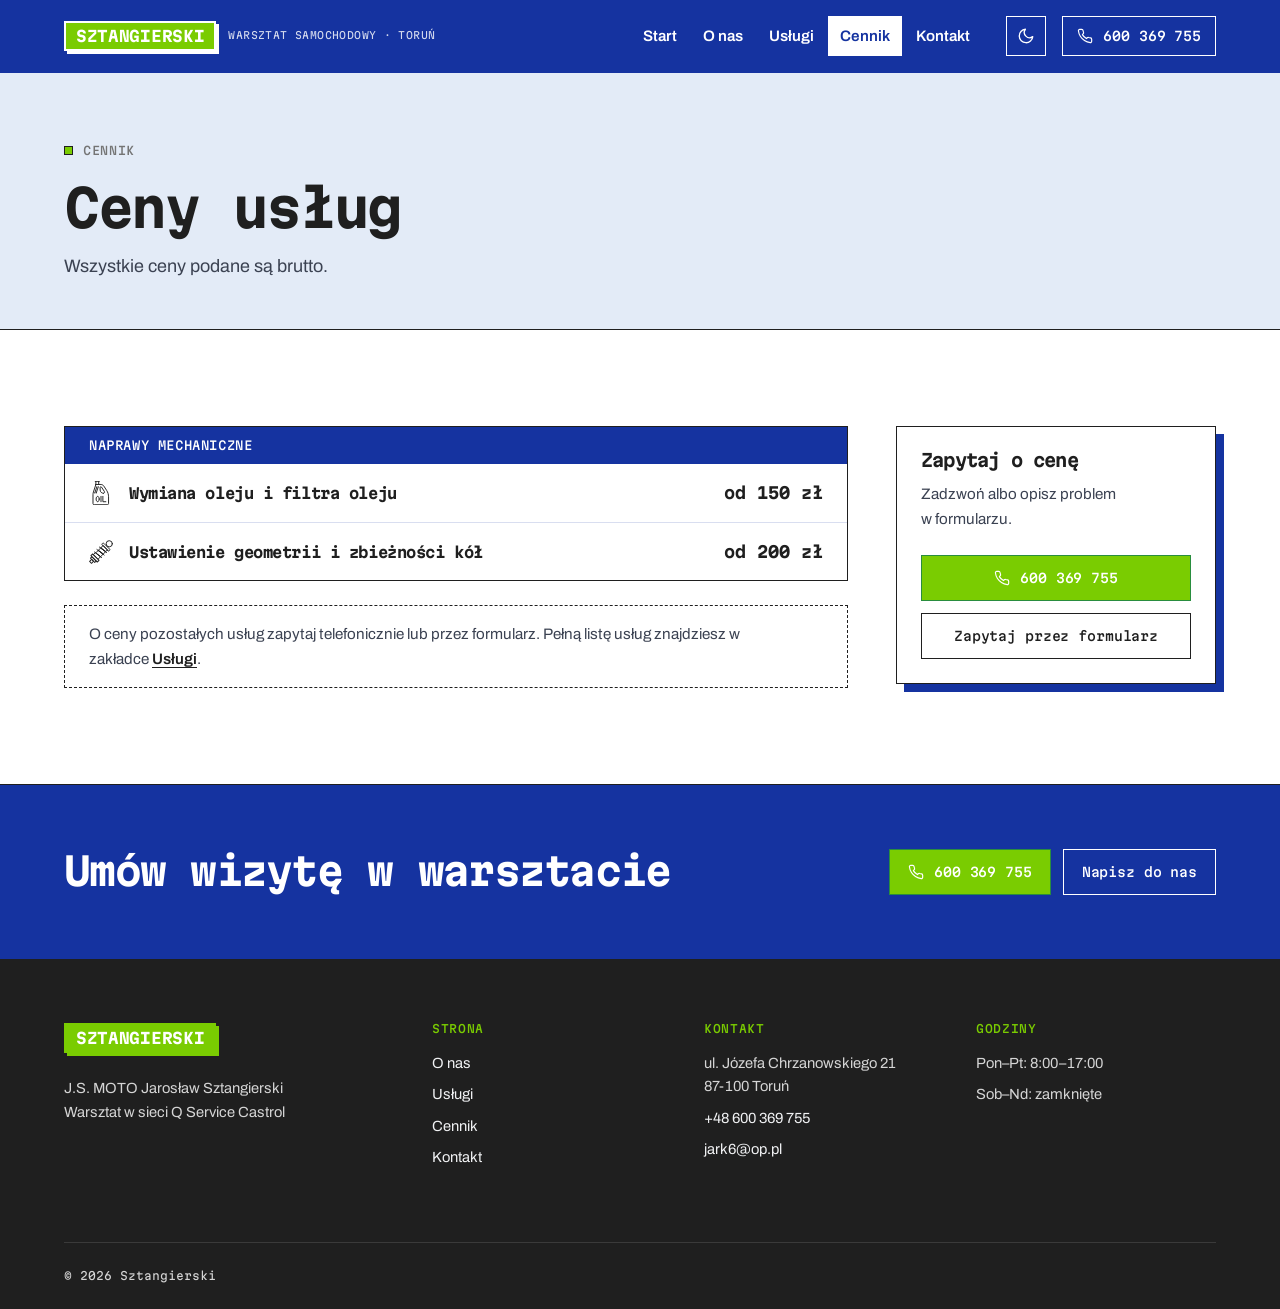
<file: cennik.html>
<!DOCTYPE html>
<html lang="pl">
<head>
  <meta charset="UTF-8">
  <meta name="viewport" content="width=device-width, initial-scale=1">
  <title>Cennik – Sztangierski, warsztat samochodowy Toruń</title>
  <meta name="description" content="Cennik warsztatu J.S. MOTO w Toruniu: wymiana oleju i filtra oleju od 150 zł brutto, geometria i zbieżność kół od 200 zł brutto.">
  <meta name="theme-color" content="#1533a0">
  <meta name="color-scheme" content="light dark">
  <script>
    (function () {
      var d = document.documentElement, t = null;
      d.classList.add("js");
      try { t = localStorage.getItem("theme"); } catch (e) {}
      if (t !== "light" && t !== "dark") t = matchMedia("(prefers-color-scheme: dark)").matches ? "dark" : "light";
      d.setAttribute("data-theme", t);
    })();
  </script>
  <link rel="preconnect" href="https://fonts.googleapis.com">
  <link rel="preconnect" href="https://fonts.gstatic.com" crossorigin>
  <link href="https://fonts.googleapis.com/css2?family=Martian+Mono:wght@400;500;700&family=Archivo:wght@400;500;600;700&display=swap" rel="stylesheet">
  <link rel="stylesheet" href="css/style.css?v=11">
</head>
<body>
  <a href="#main" class="skip-link">Przejdź do treści</a>

  <header class="header">
    <div class="container header-inner">
      <a href="index.html" class="brand" aria-label="Sztangierski – strona główna">
        <span class="brand-name">Sztangierski</span>
        <span class="brand-sub">Warsztat samochodowy · Toruń</span>
      </a>
      <nav id="nav" class="nav" aria-label="Główna nawigacja">
        <ul class="nav-list">
          <li><a class="nav-link" href="index.html">Start</a></li>
          <li><a class="nav-link" href="o-nas.html">O nas</a></li>
          <li><a class="nav-link" href="uslugi.html">Usługi</a></li>
          <li><a class="nav-link" href="cennik.html" aria-current="page">Cennik</a></li>
          <li><a class="nav-link" href="kontakt.html">Kontakt</a></li>
          <li class="nav-mobile-cta"><a class="btn btn-primary btn-block" href="tel:+48600369755"><svg class="phone-ico" viewBox="0 0 24 24" fill="none" stroke="currentColor" stroke-width="1.75" stroke-linecap="round" stroke-linejoin="round" aria-hidden="true"><path d="M22 16.9v3a2 2 0 0 1-2.2 2 19.8 19.8 0 0 1-8.6-3.1 19.5 19.5 0 0 1-6-6A19.8 19.8 0 0 1 2.1 4.2 2 2 0 0 1 4.1 2h3a2 2 0 0 1 2 1.7c.1 1 .4 1.9.7 2.8a2 2 0 0 1-.5 2.1L8.1 9.9a16 16 0 0 0 6 6l1.3-1.3a2 2 0 0 1 2.1-.4c.9.3 1.8.6 2.8.7a2 2 0 0 1 1.7 2z"/></svg>Zadzwoń: 600 369 755</a></li>
        </ul>
      </nav>
      <button class="theme-toggle" type="button" aria-label="Włącz ciemny motyw" aria-pressed="false" title="Zmień motyw">
        <span class="theme-icon theme-icon-sun"><svg viewBox="0 0 24 24" fill="none" stroke="currentColor" stroke-width="1.75" stroke-linecap="round" stroke-linejoin="round" aria-hidden="true"><circle cx="12" cy="12" r="4"/><path d="M12 2v2M12 20v2M4.9 4.9l1.4 1.4M17.7 17.7l1.4 1.4M2 12h2M20 12h2M4.9 19.1l1.4-1.4M17.7 6.3l1.4-1.4"/></svg></span>
        <span class="theme-icon theme-icon-moon"><svg viewBox="0 0 24 24" fill="none" stroke="currentColor" stroke-width="1.75" stroke-linecap="round" stroke-linejoin="round" aria-hidden="true"><path d="M21 12.8A9 9 0 1 1 11.2 3a7 7 0 0 0 9.8 9.8z"/></svg></span>
      </button>
      <a class="btn btn-secondary btn-sm header-phone" href="tel:+48600369755"><svg class="phone-ico" viewBox="0 0 24 24" fill="none" stroke="currentColor" stroke-width="1.75" stroke-linecap="round" stroke-linejoin="round" aria-hidden="true"><path d="M22 16.9v3a2 2 0 0 1-2.2 2 19.8 19.8 0 0 1-8.6-3.1 19.5 19.5 0 0 1-6-6A19.8 19.8 0 0 1 2.1 4.2 2 2 0 0 1 4.1 2h3a2 2 0 0 1 2 1.7c.1 1 .4 1.9.7 2.8a2 2 0 0 1-.5 2.1L8.1 9.9a16 16 0 0 0 6 6l1.3-1.3a2 2 0 0 1 2.1-.4c.9.3 1.8.6 2.8.7a2 2 0 0 1 1.7 2z"/></svg>600 369 755</a>
      <button class="nav-toggle" aria-controls="nav" aria-expanded="false" aria-label="Otwórz menu">
        <svg class="icon-open" viewBox="0 0 24 24" fill="none" stroke="currentColor" stroke-width="1.75" stroke-linecap="round" stroke-linejoin="round" aria-hidden="true"><path d="M4 7h16M4 12h16M4 17h16"/></svg><svg class="icon-close" viewBox="0 0 24 24" fill="none" stroke="currentColor" stroke-width="1.75" stroke-linecap="round" stroke-linejoin="round" aria-hidden="true"><path d="M18 6 6 18M6 6l12 12"/></svg>
      </button>
    </div>
    <div class="scroll-progress" aria-hidden="true"><span></span></div>
  </header>

  <main id="main">
  <section class="page-head">
    <div class="container intro">
      <span class="kicker">Cennik</span>
      <h1 data-split>Ceny usług</h1>
      <p class="lead">Wszystkie ceny podane są brutto.</p>
    </div>
  </section>

    <section class="section">
      <div class="container price-layout">
        <div>
          <div class="price-group" data-reveal-group>
            <h2 data-reveal>Naprawy mechaniczne</h2>
            <div class="price-row" data-reveal><span class="svc-ico" style="-webkit-mask-image:url(images/ikony/oleje-filtry.svg);mask-image:url(images/ikony/oleje-filtry.svg)" aria-hidden="true"></span><span class="name">Wymiana oleju i filtra oleju</span><span class="val">od 150 zł</span></div>
            <div class="price-row" data-reveal><span class="svc-ico" style="-webkit-mask-image:url(images/ikony/zawieszenie.svg);mask-image:url(images/ikony/zawieszenie.svg)" aria-hidden="true"></span><span class="name">Ustawienie geometrii i zbieżności kół</span><span class="val">od 200 zł</span></div>
          </div>
          <p class="price-note" data-reveal>O ceny pozostałych usług zapytaj telefonicznie lub przez formularz. Pełną listę usług znajdziesz w zakładce <a href="uslugi.html">Usługi</a>.</p>
        </div>
        <aside class="price-aside" data-reveal>
          <h3>Zapytaj o cenę</h3>
          <p>Zadzwoń albo opisz problem w formularzu.</p>
          <a class="btn btn-primary btn-block" href="tel:+48600369755"><svg class="phone-ico" viewBox="0 0 24 24" fill="none" stroke="currentColor" stroke-width="1.75" stroke-linecap="round" stroke-linejoin="round" aria-hidden="true"><path d="M22 16.9v3a2 2 0 0 1-2.2 2 19.8 19.8 0 0 1-8.6-3.1 19.5 19.5 0 0 1-6-6A19.8 19.8 0 0 1 2.1 4.2 2 2 0 0 1 4.1 2h3a2 2 0 0 1 2 1.7c.1 1 .4 1.9.7 2.8a2 2 0 0 1-.5 2.1L8.1 9.9a16 16 0 0 0 6 6l1.3-1.3a2 2 0 0 1 2.1-.4c.9.3 1.8.6 2.8.7a2 2 0 0 1 1.7 2z"/></svg>600 369 755</a>
          <a class="btn btn-secondary btn-block" href="kontakt.html#formularz">Zapytaj przez formularz</a>
        </aside>
      </div>
    </section>

  <section class="cta-band">
    <div class="container cta-inner" data-reveal>
      <div>
        <h2>Umów wizytę w warsztacie</h2>
      </div>
      <div class="cta-actions">
        <a class="btn btn-band" href="tel:+48600369755"><svg class="phone-ico" viewBox="0 0 24 24" fill="none" stroke="currentColor" stroke-width="1.75" stroke-linecap="round" stroke-linejoin="round" aria-hidden="true"><path d="M22 16.9v3a2 2 0 0 1-2.2 2 19.8 19.8 0 0 1-8.6-3.1 19.5 19.5 0 0 1-6-6A19.8 19.8 0 0 1 2.1 4.2 2 2 0 0 1 4.1 2h3a2 2 0 0 1 2 1.7c.1 1 .4 1.9.7 2.8a2 2 0 0 1-.5 2.1L8.1 9.9a16 16 0 0 0 6 6l1.3-1.3a2 2 0 0 1 2.1-.4c.9.3 1.8.6 2.8.7a2 2 0 0 1 1.7 2z"/></svg>600 369 755</a>
        <a class="btn btn-ghost-light" href="kontakt.html#formularz">Napisz do nas</a>
      </div>
    </div>
  </section>
  </main>

  <footer class="footer">
    <div class="container">
      <div class="footer-grid">
        <div>
          <a href="index.html" class="brand" aria-label="Sztangierski – strona główna">
            <span class="brand-name">Sztangierski</span>
        <span class="brand-sub">Warsztat samochodowy · Toruń</span>
          </a>
          <p class="footer-about">J.S. MOTO Jarosław Sztangierski<br>Warsztat w sieci Q Service Castrol</p>
        </div>
        <div>
          <h3>Strona</h3>
          <ul>
            <li><a href="o-nas.html">O nas</a></li>
            <li><a href="uslugi.html">Usługi</a></li>
            <li><a href="cennik.html">Cennik</a></li>
            <li><a href="kontakt.html">Kontakt</a></li>
          </ul>
        </div>
        <div>
          <h3>Kontakt</h3>
          <ul>
            <li>ul. Józefa Chrzanowskiego 21<br>87-100 Toruń</li>
            <li><a href="tel:+48600369755">+48 600 369 755</a></li>
            <li><a href="mailto:jark6@op.pl">jark6@op.pl</a></li>
          </ul>
        </div>
        <div>
          <h3>Godziny</h3>
          <ul>
            <li>Pon–Pt: 8:00–17:00</li>
            <li>Sob–Nd: zamknięte</li>
          </ul>
        </div>
      </div>
      <div class="footer-bottom">
        <span>© <span data-year>2026</span> Sztangierski</span>
      </div>
    </div>
  </footer>

  <a href="#main" class="to-top" aria-label="Wróć na górę strony"><svg viewBox="0 0 24 24" fill="none" stroke="currentColor" stroke-width="1.75" stroke-linecap="round" stroke-linejoin="round" aria-hidden="true"><path d="M12 19V5M6 11l6-6 6 6"/></svg></a>

  <script src="js/main.js?v=11" defer></script>
</body>
</html>
</file>
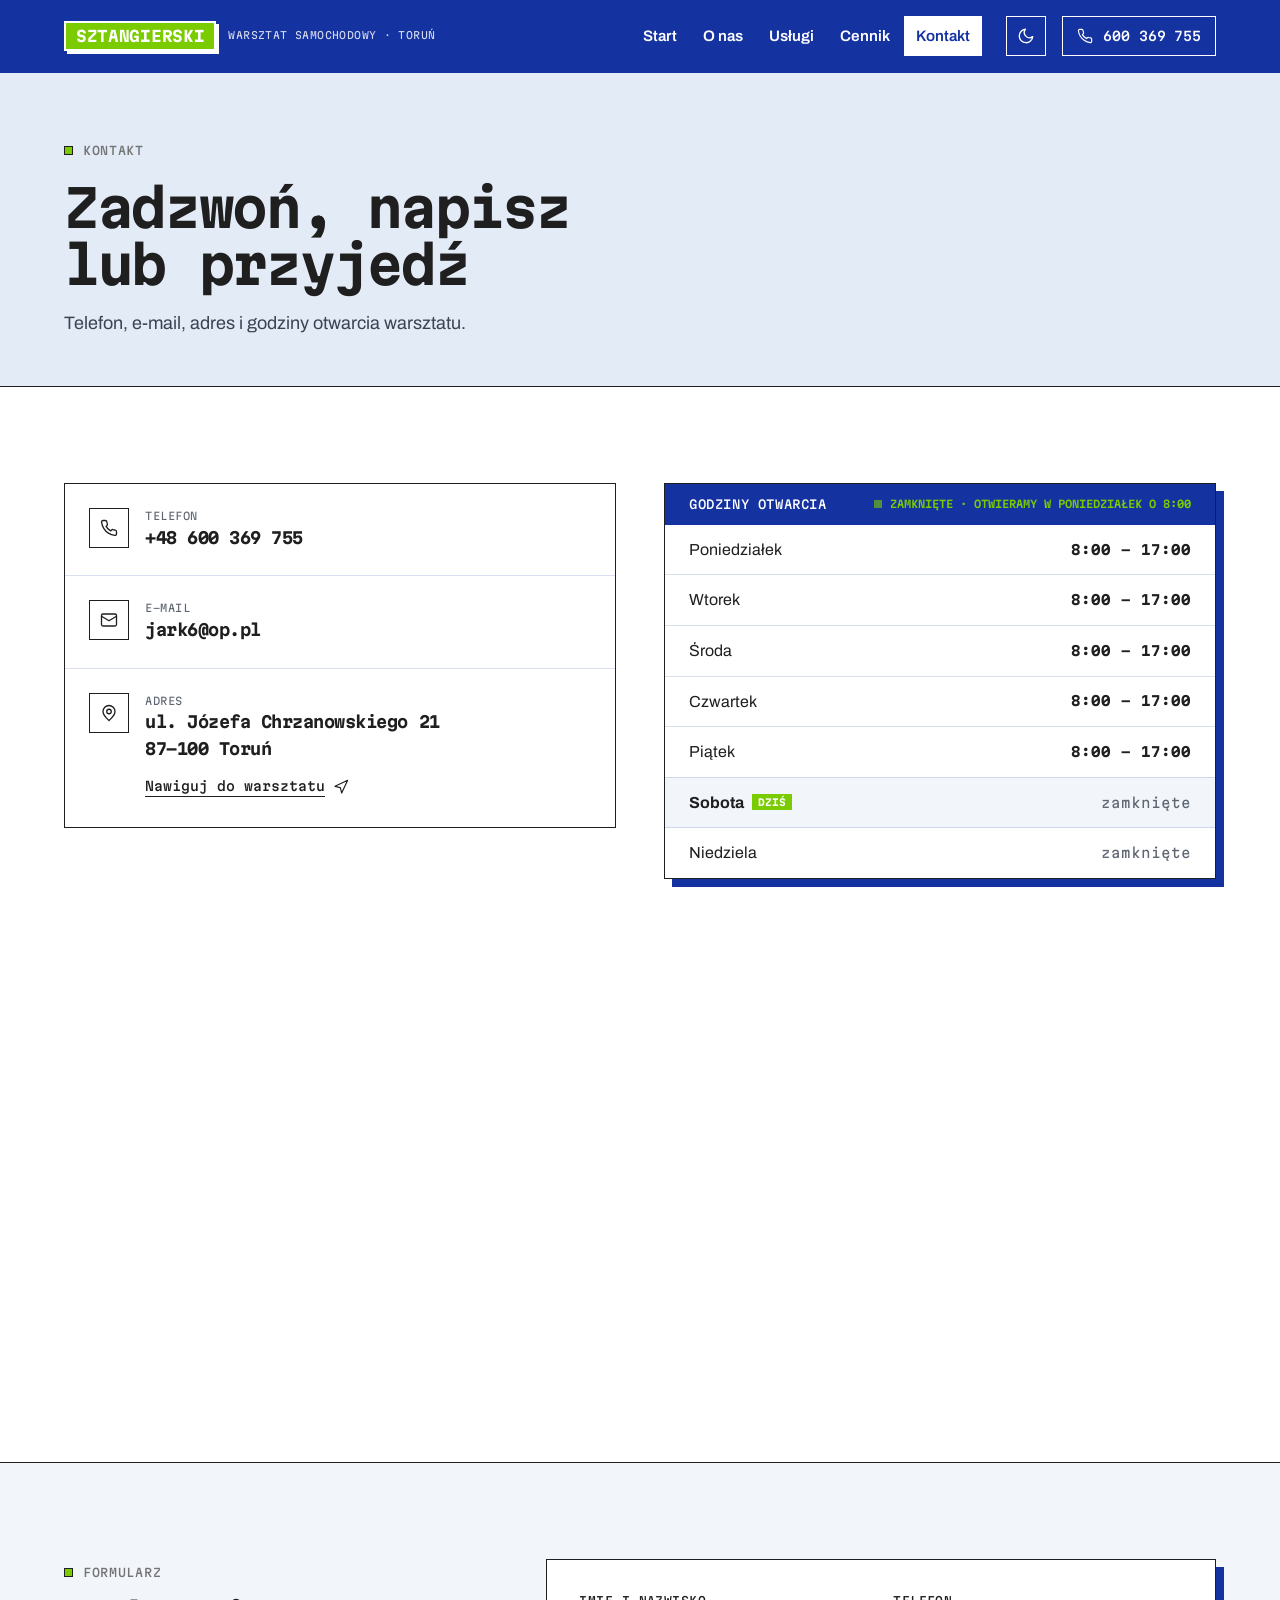
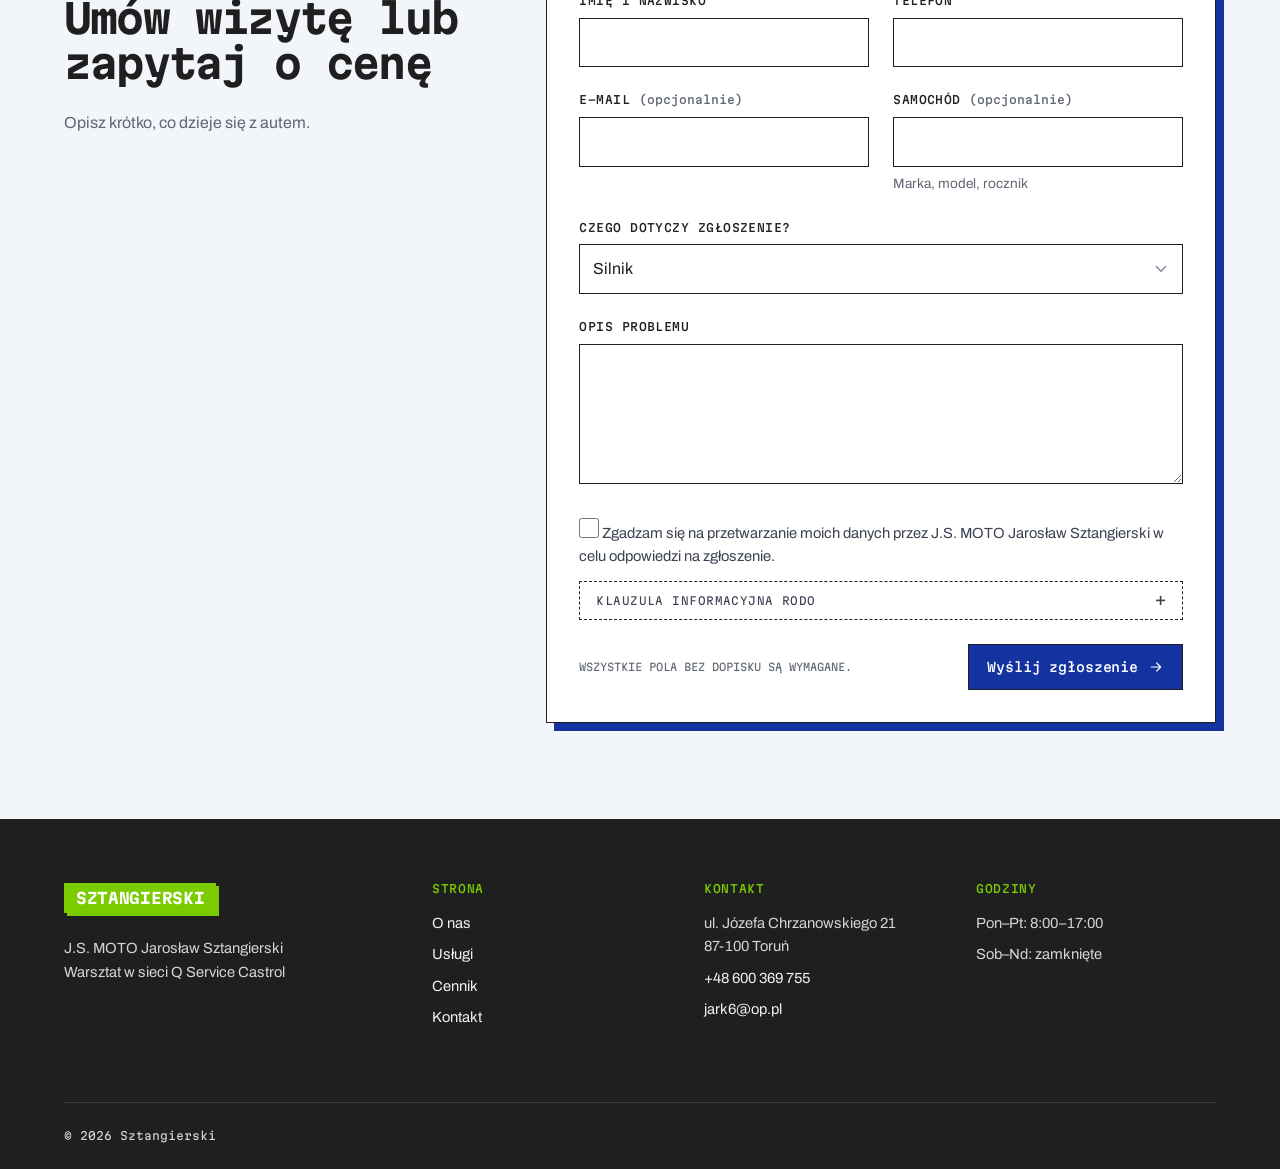
<file: kontakt.html>
<!DOCTYPE html>
<html lang="pl">
<head>
  <meta charset="UTF-8">
  <meta name="viewport" content="width=device-width, initial-scale=1">
  <title>Kontakt – Sztangierski, warsztat samochodowy Toruń</title>
  <meta name="description" content="Kontakt z warsztatem J.S. MOTO Jarosław Sztangierski: ul. Józefa Chrzanowskiego 21, 87-100 Toruń, tel. 600 369 755, e-mail jark6@op.pl.">
  <meta name="theme-color" content="#1533a0">
  <meta name="color-scheme" content="light dark">
  <script>
    (function () {
      var d = document.documentElement, t = null;
      d.classList.add("js");
      try { t = localStorage.getItem("theme"); } catch (e) {}
      if (t !== "light" && t !== "dark") t = matchMedia("(prefers-color-scheme: dark)").matches ? "dark" : "light";
      d.setAttribute("data-theme", t);
    })();
  </script>
  <link rel="preconnect" href="https://fonts.googleapis.com">
  <link rel="preconnect" href="https://fonts.gstatic.com" crossorigin>
  <link href="https://fonts.googleapis.com/css2?family=Martian+Mono:wght@400;500;700&family=Archivo:wght@400;500;600;700&display=swap" rel="stylesheet">
  <link rel="stylesheet" href="css/style.css?v=11">
</head>
<body>
  <a href="#main" class="skip-link">Przejdź do treści</a>

  <header class="header">
    <div class="container header-inner">
      <a href="index.html" class="brand" aria-label="Sztangierski – strona główna">
        <span class="brand-name">Sztangierski</span>
        <span class="brand-sub">Warsztat samochodowy · Toruń</span>
      </a>
      <nav id="nav" class="nav" aria-label="Główna nawigacja">
        <ul class="nav-list">
          <li><a class="nav-link" href="index.html">Start</a></li>
          <li><a class="nav-link" href="o-nas.html">O nas</a></li>
          <li><a class="nav-link" href="uslugi.html">Usługi</a></li>
          <li><a class="nav-link" href="cennik.html">Cennik</a></li>
          <li><a class="nav-link" href="kontakt.html" aria-current="page">Kontakt</a></li>
          <li class="nav-mobile-cta"><a class="btn btn-primary btn-block" href="tel:+48600369755"><svg class="phone-ico" viewBox="0 0 24 24" fill="none" stroke="currentColor" stroke-width="1.75" stroke-linecap="round" stroke-linejoin="round" aria-hidden="true"><path d="M22 16.9v3a2 2 0 0 1-2.2 2 19.8 19.8 0 0 1-8.6-3.1 19.5 19.5 0 0 1-6-6A19.8 19.8 0 0 1 2.1 4.2 2 2 0 0 1 4.1 2h3a2 2 0 0 1 2 1.7c.1 1 .4 1.9.7 2.8a2 2 0 0 1-.5 2.1L8.1 9.9a16 16 0 0 0 6 6l1.3-1.3a2 2 0 0 1 2.1-.4c.9.3 1.8.6 2.8.7a2 2 0 0 1 1.7 2z"/></svg>Zadzwoń: 600 369 755</a></li>
        </ul>
      </nav>
      <button class="theme-toggle" type="button" aria-label="Włącz ciemny motyw" aria-pressed="false" title="Zmień motyw">
        <span class="theme-icon theme-icon-sun"><svg viewBox="0 0 24 24" fill="none" stroke="currentColor" stroke-width="1.75" stroke-linecap="round" stroke-linejoin="round" aria-hidden="true"><circle cx="12" cy="12" r="4"/><path d="M12 2v2M12 20v2M4.9 4.9l1.4 1.4M17.7 17.7l1.4 1.4M2 12h2M20 12h2M4.9 19.1l1.4-1.4M17.7 6.3l1.4-1.4"/></svg></span>
        <span class="theme-icon theme-icon-moon"><svg viewBox="0 0 24 24" fill="none" stroke="currentColor" stroke-width="1.75" stroke-linecap="round" stroke-linejoin="round" aria-hidden="true"><path d="M21 12.8A9 9 0 1 1 11.2 3a7 7 0 0 0 9.8 9.8z"/></svg></span>
      </button>
      <a class="btn btn-secondary btn-sm header-phone" href="tel:+48600369755"><svg class="phone-ico" viewBox="0 0 24 24" fill="none" stroke="currentColor" stroke-width="1.75" stroke-linecap="round" stroke-linejoin="round" aria-hidden="true"><path d="M22 16.9v3a2 2 0 0 1-2.2 2 19.8 19.8 0 0 1-8.6-3.1 19.5 19.5 0 0 1-6-6A19.8 19.8 0 0 1 2.1 4.2 2 2 0 0 1 4.1 2h3a2 2 0 0 1 2 1.7c.1 1 .4 1.9.7 2.8a2 2 0 0 1-.5 2.1L8.1 9.9a16 16 0 0 0 6 6l1.3-1.3a2 2 0 0 1 2.1-.4c.9.3 1.8.6 2.8.7a2 2 0 0 1 1.7 2z"/></svg>600 369 755</a>
      <button class="nav-toggle" aria-controls="nav" aria-expanded="false" aria-label="Otwórz menu">
        <svg class="icon-open" viewBox="0 0 24 24" fill="none" stroke="currentColor" stroke-width="1.75" stroke-linecap="round" stroke-linejoin="round" aria-hidden="true"><path d="M4 7h16M4 12h16M4 17h16"/></svg><svg class="icon-close" viewBox="0 0 24 24" fill="none" stroke="currentColor" stroke-width="1.75" stroke-linecap="round" stroke-linejoin="round" aria-hidden="true"><path d="M18 6 6 18M6 6l12 12"/></svg>
      </button>
    </div>
    <div class="scroll-progress" aria-hidden="true"><span></span></div>
  </header>

  <main id="main">
  <section class="page-head">
    <div class="container intro">
      <span class="kicker">Kontakt</span>
      <h1 data-split>Zadzwoń, napisz lub przyjedź</h1>
      <p class="lead">Telefon, e-mail, adres i godziny otwarcia warsztatu.</p>
    </div>
  </section>

    <section class="section">
      <div class="container">
        <div class="contact-grid">
          <ul class="contact-list" data-reveal>
            <li><span class="ico"><svg class="phone-ico" viewBox="0 0 24 24" fill="none" stroke="currentColor" stroke-width="1.75" stroke-linecap="round" stroke-linejoin="round" aria-hidden="true"><path d="M22 16.9v3a2 2 0 0 1-2.2 2 19.8 19.8 0 0 1-8.6-3.1 19.5 19.5 0 0 1-6-6A19.8 19.8 0 0 1 2.1 4.2 2 2 0 0 1 4.1 2h3a2 2 0 0 1 2 1.7c.1 1 .4 1.9.7 2.8a2 2 0 0 1-.5 2.1L8.1 9.9a16 16 0 0 0 6 6l1.3-1.3a2 2 0 0 1 2.1-.4c.9.3 1.8.6 2.8.7a2 2 0 0 1 1.7 2z"/></svg></span><div><div class="c-label">Telefon</div><a class="c-value" href="tel:+48600369755">+48 600 369 755</a></div></li>
            <li><span class="ico"><svg viewBox="0 0 24 24" fill="none" stroke="currentColor" stroke-width="1.75" stroke-linecap="round" stroke-linejoin="round" aria-hidden="true"><rect x="2" y="4" width="20" height="16" rx="2"/><path d="m22 7-10 6L2 7"/></svg></span><div><div class="c-label">E-mail</div><a class="c-value" href="mailto:jark6@op.pl">jark6@op.pl</a></div></li>
            <li><span class="ico"><svg viewBox="0 0 24 24" fill="none" stroke="currentColor" stroke-width="1.75" stroke-linecap="round" stroke-linejoin="round" aria-hidden="true"><path d="M20 10c0 5-8 12-8 12s-8-7-8-12a8 8 0 0 1 16 0z"/><circle cx="12" cy="10" r="3"/></svg></span><div><div class="c-label">Adres</div><span class="c-value">ul. Józefa Chrzanowskiego 21<br>87-100 Toruń</span><p style="margin-top:8px"><a class="text-link" href="https://www.google.com/maps/dir/?api=1&amp;destination=53.042934,18.693571" target="_blank" rel="noopener">Nawiguj do warsztatu <svg viewBox="0 0 24 24" fill="none" stroke="currentColor" stroke-width="1.75" stroke-linecap="round" stroke-linejoin="round" aria-hidden="true"><path d="m3 11 19-9-9 19-2-8-8-2z"/></svg></a></p></div></li>
          </ul>
          <div class="hours-card" data-reveal>
            <div class="hours-card-head">
              <h2>Godziny otwarcia</h2>
              <span class="status" data-status><span class="status-dot"></span><span data-status-text></span></span>
            </div>
            <table class="hours">
              <tr data-day="1"><th scope="row">Poniedziałek</th><td>8:00 – 17:00</td></tr>
              <tr data-day="2"><th scope="row">Wtorek</th><td>8:00 – 17:00</td></tr>
              <tr data-day="3"><th scope="row">Środa</th><td>8:00 – 17:00</td></tr>
              <tr data-day="4"><th scope="row">Czwartek</th><td>8:00 – 17:00</td></tr>
              <tr data-day="5"><th scope="row">Piątek</th><td>8:00 – 17:00</td></tr>
              <tr data-day="6"><th scope="row">Sobota</th><td class="closed">zamknięte</td></tr>
              <tr data-day="0"><th scope="row">Niedziela</th><td class="closed">zamknięte</td></tr>
            </table>
          </div>
        </div>
        <div class="map-wrap" data-reveal="clip">
          <iframe title="Mapa dojazdu – ul. Józefa Chrzanowskiego 21, Toruń"
            src="https://maps.google.com/maps?q=53.042934,18.693571&amp;z=16&amp;output=embed"
            loading="lazy" referrerpolicy="no-referrer-when-downgrade"></iframe>
        </div>
      </div>
    </section>

    <section class="section section-gray" id="formularz">
      <div class="container form-section">
        <div class="form-intro" data-reveal>
          <span class="kicker">Formularz</span>
          <h2 class="h2">Umów wizytę lub zapytaj o cenę</h2>
          <p class="muted">Opisz krótko, co dzieje się z autem.</p>
        </div>

        <div class="form-card" data-reveal>
          <form id="contact-form" novalidate>
            <div class="form-grid">
              <div class="field">
                <label for="name">Imię i nazwisko</label>
                <input id="name" name="name" type="text" autocomplete="name" required aria-describedby="name-err">
                <p class="error" id="name-err" role="alert"></p>
              </div>
              <div class="field">
                <label for="phone">Telefon</label>
                <input id="phone" name="phone" type="tel" inputmode="tel" autocomplete="tel" required aria-describedby="phone-err">
                <p class="error" id="phone-err" role="alert"></p>
              </div>
              <div class="field">
                <label for="email">E-mail <span class="opt">(opcjonalnie)</span></label>
                <input id="email" name="email" type="email" autocomplete="email" aria-describedby="email-err">
                <p class="error" id="email-err" role="alert"></p>
              </div>
              <div class="field">
                <label for="car">Samochód <span class="opt">(opcjonalnie)</span></label>
                <input id="car" name="car" type="text" aria-describedby="car-hint">
                <p class="hint" id="car-hint">Marka, model, rocznik</p>
              </div>
              <div class="field full">
                <label for="service">Czego dotyczy zgłoszenie?</label>
                <select id="service" name="service">
                  <option>Silnik</option>
                  <option>Naprawa skrzyń biegów</option>
                  <option>Układ napędowy</option>
                  <option>Hamulce</option>
                  <option>Zawieszenie</option>
                  <option>Ustawienie geometrii i zbieżności kół</option>
                  <option>Układ wydechowy</option>
                  <option>Naprawa systemów oczyszczania spalin</option>
                  <option>Sprawdzanie szczelności układów dolotowych i wydechowych</option>
                  <option>Regeneracja części samochodowych</option>
                  <option>Diagnostyka</option>
                  <option>Elektronika samochodowa</option>
                  <option>Elektryka samochodowa</option>
                  <option>Serwis akumulatorów</option>
                  <option>Oświetlenie</option>
                  <option>Zaawansowane systemy wspomagania kierowcy (ADAS)</option>
                  <option>Serwis klimatyzacji</option>
                  <option>Naprawa układu klimatyzacji</option>
                  <option>Przeglądy i kontrole</option>
                  <option>Wymiana oleju i filtra oleju</option>
                  <option>Oleje i filtry</option>
                  <option>Stacja Kontroli Pojazdów</option>
                  <option>Wymiana szyb</option>
                  <option>Akcesoria samochodowe</option>
                  <option>Serwis instalacji gazowych LPG</option>
                  <option>Serwis instalacji gazowych CNG</option>
                  <option>Inne</option>
                </select>
              </div>
              <div class="field full">
                <label for="message">Opis problemu</label>
                <textarea id="message" name="message" required aria-describedby="message-err"></textarea>
                <p class="error" id="message-err" role="alert"></p>
              </div>
              <div class="field full">
                <label class="consent" for="consent">
                  <input id="consent" name="consent" type="checkbox" aria-describedby="consent-err">
                  <span>Zgadzam się na przetwarzanie moich danych przez J.S. MOTO Jarosław Sztangierski w celu odpowiedzi na zgłoszenie.</span>
                </label>
                <p class="error" id="consent-err" role="alert"></p>
                <details class="rodo">
                  <summary>Klauzula informacyjna RODO</summary>
                  <div class="rodo-body">
                    <p>Administratorem danych osobowych podanych w formularzu jest J.S. MOTO Jarosław Sztangierski, ul. Józefa Chrzanowskiego 21, 87-100 Toruń, e-mail: jark6@op.pl, tel. +48 600 369 755.</p>
                    <p>Dane przetwarzamy wyłącznie w celu odpowiedzi na Twoje zgłoszenie i umówienia wizyty, na podstawie Twojej zgody (art. 6 ust. 1 lit. a RODO). Podanie danych jest dobrowolne, ale bez nich nie odpowiemy na zgłoszenie.</p>
                    <p>Dane przechowujemy przez czas potrzebny do obsługi zgłoszenia, a następnie do czasu wycofania zgody lub przedawnienia ewentualnych roszczeń. Odbiorcą danych może być dostawca poczty e-mail, z której korzysta warsztat.</p>
                    <p>Masz prawo dostępu do swoich danych, ich sprostowania, usunięcia lub ograniczenia przetwarzania, przeniesienia danych oraz wycofania zgody w dowolnym momencie, bez wpływu na zgodność z prawem przetwarzania przed jej wycofaniem. Przysługuje Ci też prawo wniesienia skargi do Prezesa Urzędu Ochrony Danych Osobowych.</p>
                  </div>
                </details>
              </div>
              <div class="full form-actions">
                <small>Wszystkie pola bez dopisku są wymagane.</small>
                <button type="submit" class="btn btn-primary">Wyślij zgłoszenie <svg class="arrow" viewBox="0 0 24 24" fill="none" stroke="currentColor" stroke-width="1.75" stroke-linecap="round" stroke-linejoin="round" aria-hidden="true"><path d="M5 12h14M13 6l6 6-6 6"/></svg></button>
              </div>
            </div>
            <div id="form-status" class="form-status" role="status" aria-live="polite"></div>
          </form>
        </div>
      </div>
    </section>
  </main>

  <footer class="footer">
    <div class="container">
      <div class="footer-grid">
        <div>
          <a href="index.html" class="brand" aria-label="Sztangierski – strona główna">
            <span class="brand-name">Sztangierski</span>
        <span class="brand-sub">Warsztat samochodowy · Toruń</span>
          </a>
          <p class="footer-about">J.S. MOTO Jarosław Sztangierski<br>Warsztat w sieci Q Service Castrol</p>
        </div>
        <div>
          <h3>Strona</h3>
          <ul>
            <li><a href="o-nas.html">O nas</a></li>
            <li><a href="uslugi.html">Usługi</a></li>
            <li><a href="cennik.html">Cennik</a></li>
            <li><a href="kontakt.html">Kontakt</a></li>
          </ul>
        </div>
        <div>
          <h3>Kontakt</h3>
          <ul>
            <li>ul. Józefa Chrzanowskiego 21<br>87-100 Toruń</li>
            <li><a href="tel:+48600369755">+48 600 369 755</a></li>
            <li><a href="mailto:jark6@op.pl">jark6@op.pl</a></li>
          </ul>
        </div>
        <div>
          <h3>Godziny</h3>
          <ul>
            <li>Pon–Pt: 8:00–17:00</li>
            <li>Sob–Nd: zamknięte</li>
          </ul>
        </div>
      </div>
      <div class="footer-bottom">
        <span>© <span data-year>2026</span> Sztangierski</span>
      </div>
    </div>
  </footer>

  <a href="#main" class="to-top" aria-label="Wróć na górę strony"><svg viewBox="0 0 24 24" fill="none" stroke="currentColor" stroke-width="1.75" stroke-linecap="round" stroke-linejoin="round" aria-hidden="true"><path d="M12 19V5M6 11l6-6 6 6"/></svg></a>

  <script src="js/main.js?v=11" defer></script>
</body>
</html>
</file>
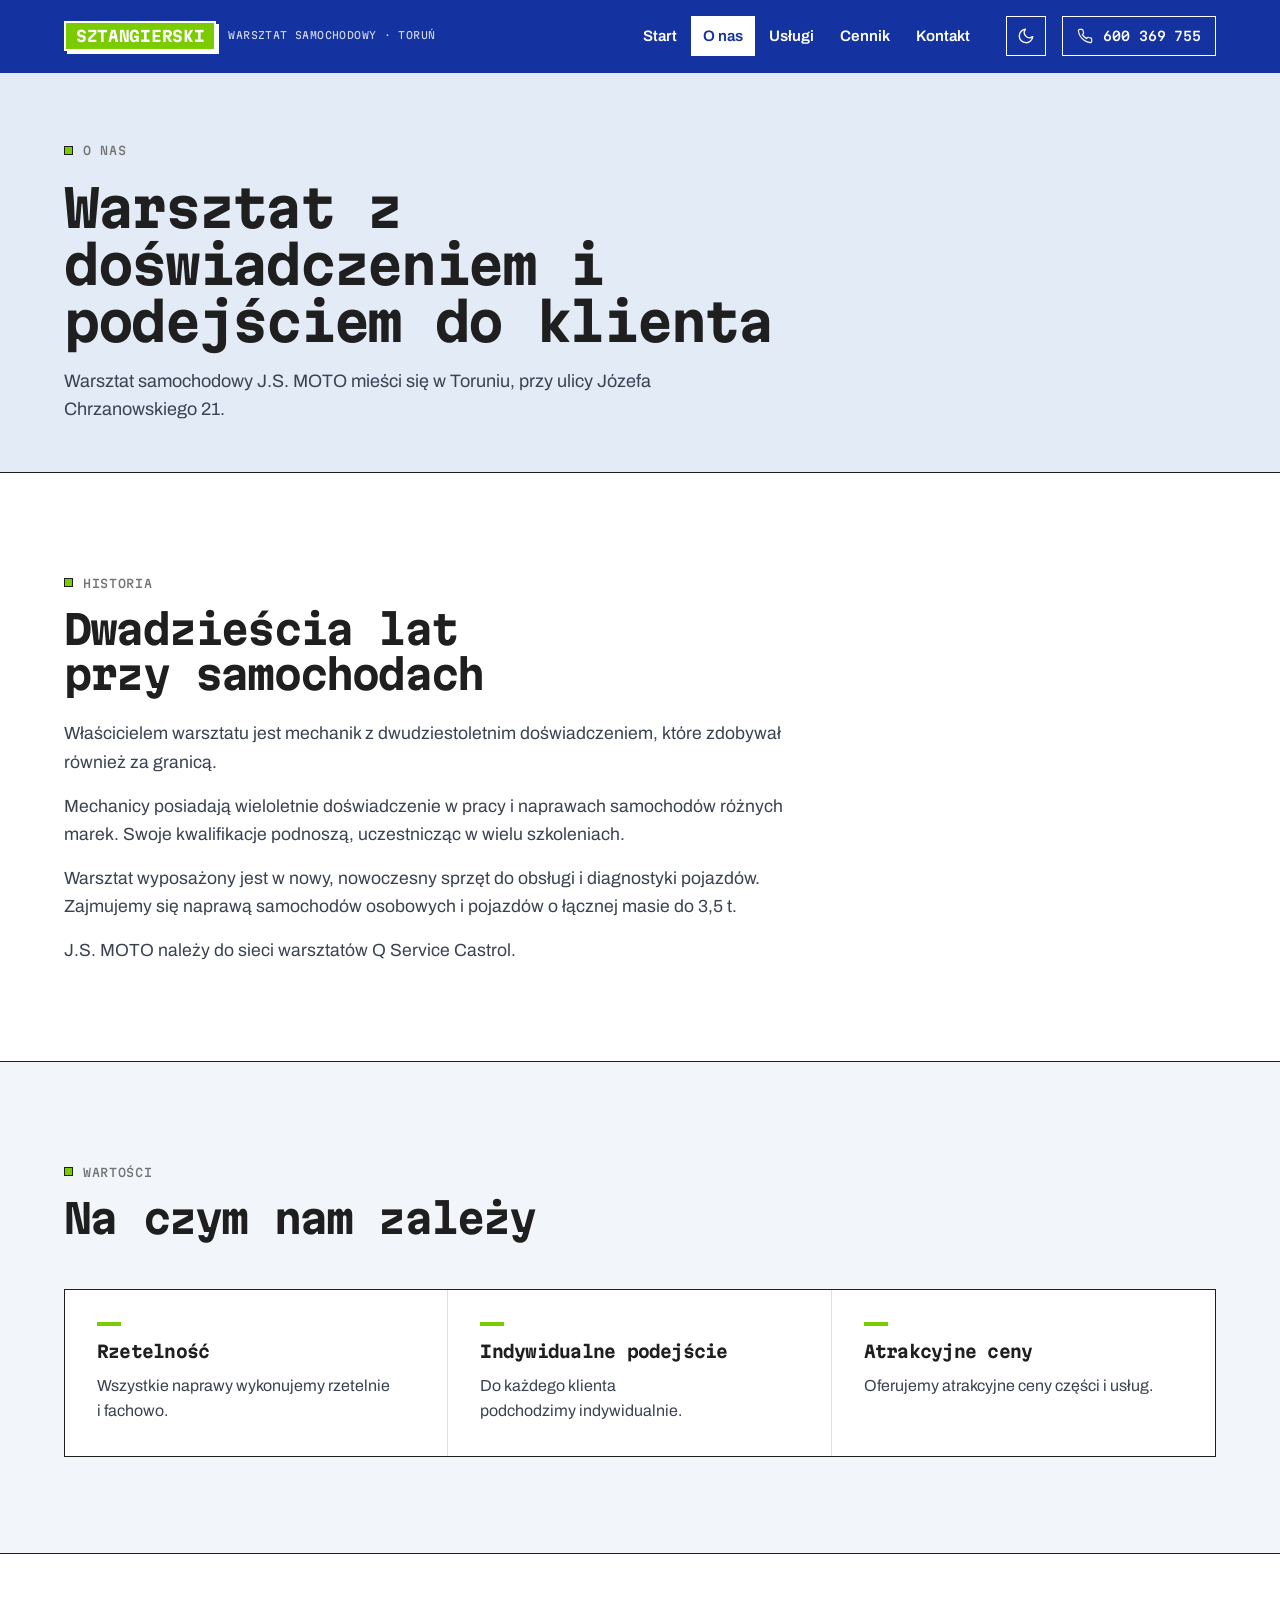
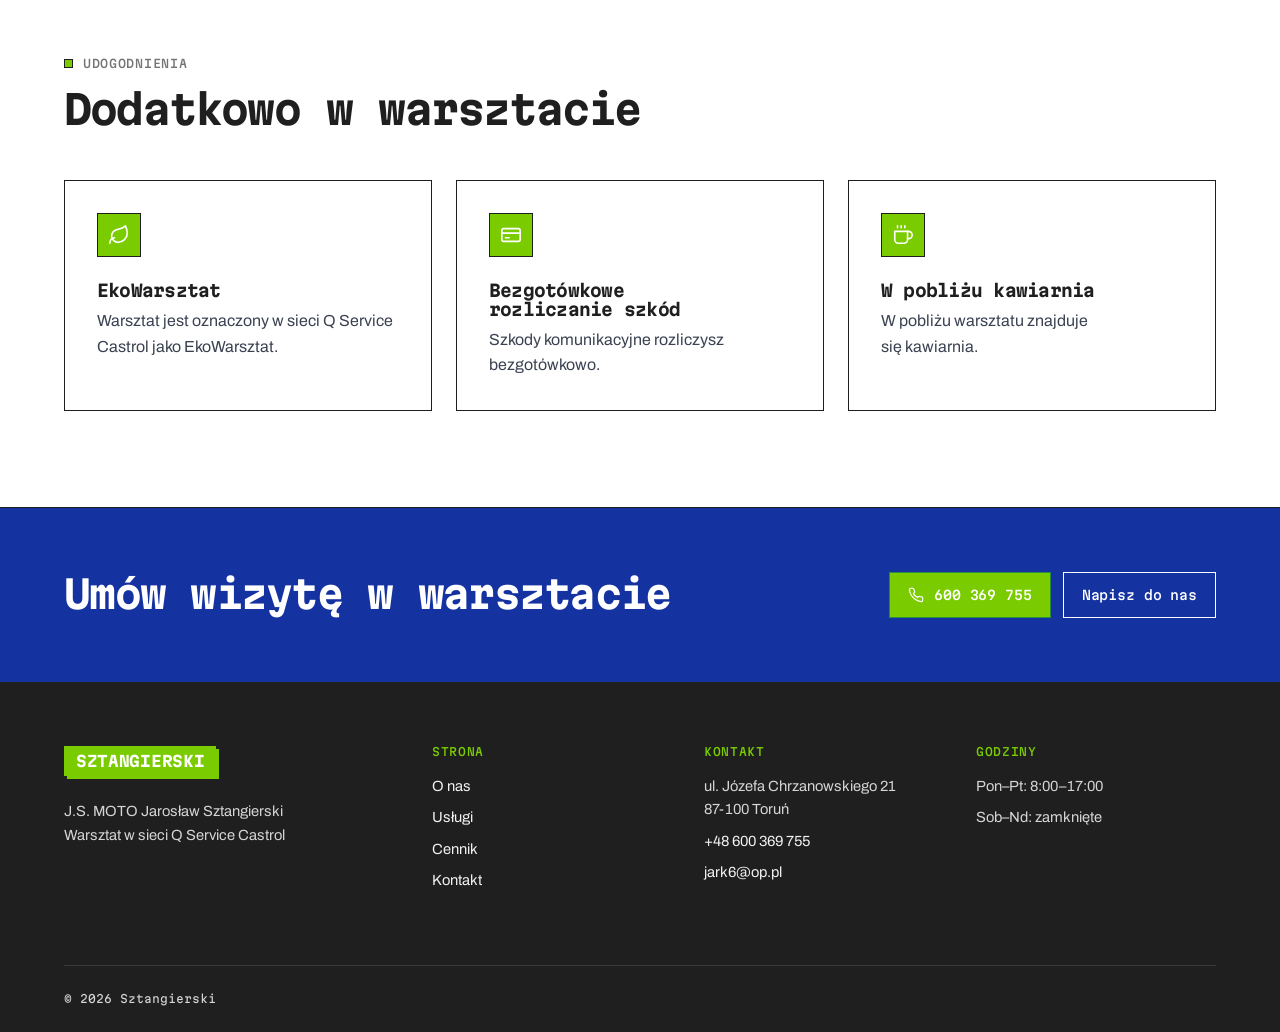
<file: o-nas.html>
<!DOCTYPE html>
<html lang="pl">
<head>
  <meta charset="UTF-8">
  <meta name="viewport" content="width=device-width, initial-scale=1">
  <title>O nas – Sztangierski, warsztat samochodowy Toruń</title>
  <meta name="description" content="J.S. MOTO Jarosław Sztangierski w Toruniu – właściciel z 20-letnim doświadczeniem, naprawa samochodów osobowych i pojazdów do 3,5 t. Sieć Q Service Castrol.">
  <meta name="theme-color" content="#1533a0">
  <meta name="color-scheme" content="light dark">
  <script>
    (function () {
      var d = document.documentElement, t = null;
      d.classList.add("js");
      try { t = localStorage.getItem("theme"); } catch (e) {}
      if (t !== "light" && t !== "dark") t = matchMedia("(prefers-color-scheme: dark)").matches ? "dark" : "light";
      d.setAttribute("data-theme", t);
    })();
  </script>
  <link rel="preconnect" href="https://fonts.googleapis.com">
  <link rel="preconnect" href="https://fonts.gstatic.com" crossorigin>
  <link href="https://fonts.googleapis.com/css2?family=Martian+Mono:wght@400;500;700&family=Archivo:wght@400;500;600;700&display=swap" rel="stylesheet">
  <link rel="stylesheet" href="css/style.css?v=11">
</head>
<body>
  <a href="#main" class="skip-link">Przejdź do treści</a>

  <header class="header">
    <div class="container header-inner">
      <a href="index.html" class="brand" aria-label="Sztangierski – strona główna">
        <span class="brand-name">Sztangierski</span>
        <span class="brand-sub">Warsztat samochodowy · Toruń</span>
      </a>
      <nav id="nav" class="nav" aria-label="Główna nawigacja">
        <ul class="nav-list">
          <li><a class="nav-link" href="index.html">Start</a></li>
          <li><a class="nav-link" href="o-nas.html" aria-current="page">O nas</a></li>
          <li><a class="nav-link" href="uslugi.html">Usługi</a></li>
          <li><a class="nav-link" href="cennik.html">Cennik</a></li>
          <li><a class="nav-link" href="kontakt.html">Kontakt</a></li>
          <li class="nav-mobile-cta"><a class="btn btn-primary btn-block" href="tel:+48600369755"><svg class="phone-ico" viewBox="0 0 24 24" fill="none" stroke="currentColor" stroke-width="1.75" stroke-linecap="round" stroke-linejoin="round" aria-hidden="true"><path d="M22 16.9v3a2 2 0 0 1-2.2 2 19.8 19.8 0 0 1-8.6-3.1 19.5 19.5 0 0 1-6-6A19.8 19.8 0 0 1 2.1 4.2 2 2 0 0 1 4.1 2h3a2 2 0 0 1 2 1.7c.1 1 .4 1.9.7 2.8a2 2 0 0 1-.5 2.1L8.1 9.9a16 16 0 0 0 6 6l1.3-1.3a2 2 0 0 1 2.1-.4c.9.3 1.8.6 2.8.7a2 2 0 0 1 1.7 2z"/></svg>Zadzwoń: 600 369 755</a></li>
        </ul>
      </nav>
      <button class="theme-toggle" type="button" aria-label="Włącz ciemny motyw" aria-pressed="false" title="Zmień motyw">
        <span class="theme-icon theme-icon-sun"><svg viewBox="0 0 24 24" fill="none" stroke="currentColor" stroke-width="1.75" stroke-linecap="round" stroke-linejoin="round" aria-hidden="true"><circle cx="12" cy="12" r="4"/><path d="M12 2v2M12 20v2M4.9 4.9l1.4 1.4M17.7 17.7l1.4 1.4M2 12h2M20 12h2M4.9 19.1l1.4-1.4M17.7 6.3l1.4-1.4"/></svg></span>
        <span class="theme-icon theme-icon-moon"><svg viewBox="0 0 24 24" fill="none" stroke="currentColor" stroke-width="1.75" stroke-linecap="round" stroke-linejoin="round" aria-hidden="true"><path d="M21 12.8A9 9 0 1 1 11.2 3a7 7 0 0 0 9.8 9.8z"/></svg></span>
      </button>
      <a class="btn btn-secondary btn-sm header-phone" href="tel:+48600369755"><svg class="phone-ico" viewBox="0 0 24 24" fill="none" stroke="currentColor" stroke-width="1.75" stroke-linecap="round" stroke-linejoin="round" aria-hidden="true"><path d="M22 16.9v3a2 2 0 0 1-2.2 2 19.8 19.8 0 0 1-8.6-3.1 19.5 19.5 0 0 1-6-6A19.8 19.8 0 0 1 2.1 4.2 2 2 0 0 1 4.1 2h3a2 2 0 0 1 2 1.7c.1 1 .4 1.9.7 2.8a2 2 0 0 1-.5 2.1L8.1 9.9a16 16 0 0 0 6 6l1.3-1.3a2 2 0 0 1 2.1-.4c.9.3 1.8.6 2.8.7a2 2 0 0 1 1.7 2z"/></svg>600 369 755</a>
      <button class="nav-toggle" aria-controls="nav" aria-expanded="false" aria-label="Otwórz menu">
        <svg class="icon-open" viewBox="0 0 24 24" fill="none" stroke="currentColor" stroke-width="1.75" stroke-linecap="round" stroke-linejoin="round" aria-hidden="true"><path d="M4 7h16M4 12h16M4 17h16"/></svg><svg class="icon-close" viewBox="0 0 24 24" fill="none" stroke="currentColor" stroke-width="1.75" stroke-linecap="round" stroke-linejoin="round" aria-hidden="true"><path d="M18 6 6 18M6 6l12 12"/></svg>
      </button>
    </div>
    <div class="scroll-progress" aria-hidden="true"><span></span></div>
  </header>

  <main id="main">
  <section class="page-head">
    <div class="container intro">
      <span class="kicker">O nas</span>
      <h1 data-split>Warsztat z doświadczeniem i podejściem do klienta</h1>
      <p class="lead">Warsztat samochodowy J.S. MOTO mieści się w Toruniu, przy ulicy Józefa Chrzanowskiego 21.</p>
    </div>
  </section>

    <section class="section">
      <div class="container">
        <div class="prose prose-wide" data-reveal>
          <span class="kicker">Historia</span>
          <h2 class="h2">Dwadzieścia lat przy samochodach</h2>
          <p>Właścicielem warsztatu jest mechanik z dwudziestoletnim doświadczeniem, które zdobywał również za granicą.</p>
          <p>Mechanicy posiadają wieloletnie doświadczenie w pracy i naprawach samochodów różnych marek. Swoje kwalifikacje podnoszą, uczestnicząc w wielu szkoleniach.</p>
          <p>Warsztat wyposażony jest w nowy, nowoczesny sprzęt do obsługi i diagnostyki pojazdów. Zajmujemy się naprawą samochodów osobowych i pojazdów o łącznej masie do 3,5&nbsp;t.</p>
                    <p>J.S. MOTO należy do sieci warsztatów Q Service Castrol.</p>
        </div>
      </div>
    </section>

    <section class="section section-gray">
      <div class="container">
        <div class="section-head" data-reveal>
          <div>
            <span class="kicker">Wartości</span>
            <h2>Na czym nam zależy</h2>
          </div>
        </div>
        <div class="values" data-reveal-group>
          <div class="value-card spotlight" data-reveal><h3>Rzetelność</h3><p>Wszystkie naprawy wykonujemy rzetelnie i fachowo.</p></div>
          <div class="value-card spotlight" data-reveal><h3>Indywidualne podejście</h3><p>Do każdego klienta podchodzimy indywidualnie.</p></div>
          <div class="value-card spotlight" data-reveal><h3>Atrakcyjne ceny</h3><p>Oferujemy atrakcyjne ceny części i usług.</p></div>
        </div>
      </div>
    </section>

    <section class="section">
      <div class="container">
        <div class="section-head" data-reveal>
          <div>
            <span class="kicker">Udogodnienia</span>
            <h2>Dodatkowo w warsztacie</h2>
          </div>
        </div>
        <div class="perks" data-reveal-group>
          <div class="perk spotlight" data-reveal>
            <span class="perk-ico"><svg viewBox="0 0 24 24" fill="none" stroke="currentColor" stroke-width="1.75" stroke-linecap="round" stroke-linejoin="round" aria-hidden="true"><path d="M11 20A7 7 0 0 1 9.8 6.1C15.5 5 17 4.5 19 2c1 2 2 4.2 2 8 0 5.5-4.8 10-10 10Z"/><path d="M2 21c0-3 1.9-5.4 5.1-6"/></svg></span>
            <h3>EkoWarsztat</h3>
            <p>Warsztat jest oznaczony w sieci Q Service Castrol jako EkoWarsztat.</p>
          </div>
          <div class="perk spotlight" data-reveal>
            <span class="perk-ico"><svg viewBox="0 0 24 24" fill="none" stroke="currentColor" stroke-width="1.75" stroke-linecap="round" stroke-linejoin="round" aria-hidden="true"><rect x="2" y="5" width="20" height="14" rx="2"/><path d="M2 10h20M6 15h4"/></svg></span>
            <h3>Bezgotówkowe rozliczanie szkód</h3>
            <p>Szkody komunikacyjne rozliczysz bezgotówkowo.</p>
          </div>
          <div class="perk spotlight" data-reveal>
            <span class="perk-ico"><svg viewBox="0 0 24 24" fill="none" stroke="currentColor" stroke-width="1.75" stroke-linecap="round" stroke-linejoin="round" aria-hidden="true"><path d="M17 8h1a4 4 0 1 1 0 8h-1"/><path d="M3 8h14v9a4 4 0 0 1-4 4H7a4 4 0 0 1-4-4Z"/><path d="M6 2v2M10 2v2M14 2v2"/></svg></span>
            <h3>W pobliżu kawiarnia</h3>
            <p>W pobliżu warsztatu znajduje się kawiarnia.</p>
          </div>
        </div>
      </div>
    </section>

  <section class="cta-band">
    <div class="container cta-inner" data-reveal>
      <div>
        <h2>Umów wizytę w warsztacie</h2>
      </div>
      <div class="cta-actions">
        <a class="btn btn-band" href="tel:+48600369755"><svg class="phone-ico" viewBox="0 0 24 24" fill="none" stroke="currentColor" stroke-width="1.75" stroke-linecap="round" stroke-linejoin="round" aria-hidden="true"><path d="M22 16.9v3a2 2 0 0 1-2.2 2 19.8 19.8 0 0 1-8.6-3.1 19.5 19.5 0 0 1-6-6A19.8 19.8 0 0 1 2.1 4.2 2 2 0 0 1 4.1 2h3a2 2 0 0 1 2 1.7c.1 1 .4 1.9.7 2.8a2 2 0 0 1-.5 2.1L8.1 9.9a16 16 0 0 0 6 6l1.3-1.3a2 2 0 0 1 2.1-.4c.9.3 1.8.6 2.8.7a2 2 0 0 1 1.7 2z"/></svg>600 369 755</a>
        <a class="btn btn-ghost-light" href="kontakt.html#formularz">Napisz do nas</a>
      </div>
    </div>
  </section>
  </main>

  <footer class="footer">
    <div class="container">
      <div class="footer-grid">
        <div>
          <a href="index.html" class="brand" aria-label="Sztangierski – strona główna">
            <span class="brand-name">Sztangierski</span>
        <span class="brand-sub">Warsztat samochodowy · Toruń</span>
          </a>
          <p class="footer-about">J.S. MOTO Jarosław Sztangierski<br>Warsztat w sieci Q Service Castrol</p>
        </div>
        <div>
          <h3>Strona</h3>
          <ul>
            <li><a href="o-nas.html">O nas</a></li>
            <li><a href="uslugi.html">Usługi</a></li>
            <li><a href="cennik.html">Cennik</a></li>
            <li><a href="kontakt.html">Kontakt</a></li>
          </ul>
        </div>
        <div>
          <h3>Kontakt</h3>
          <ul>
            <li>ul. Józefa Chrzanowskiego 21<br>87-100 Toruń</li>
            <li><a href="tel:+48600369755">+48 600 369 755</a></li>
            <li><a href="mailto:jark6@op.pl">jark6@op.pl</a></li>
          </ul>
        </div>
        <div>
          <h3>Godziny</h3>
          <ul>
            <li>Pon–Pt: 8:00–17:00</li>
            <li>Sob–Nd: zamknięte</li>
          </ul>
        </div>
      </div>
      <div class="footer-bottom">
        <span>© <span data-year>2026</span> Sztangierski</span>
      </div>
    </div>
  </footer>

  <a href="#main" class="to-top" aria-label="Wróć na górę strony"><svg viewBox="0 0 24 24" fill="none" stroke="currentColor" stroke-width="1.75" stroke-linecap="round" stroke-linejoin="round" aria-hidden="true"><path d="M12 19V5M6 11l6-6 6 6"/></svg></a>

  <script src="js/main.js?v=11" defer></script>
</body>
</html>
</file>
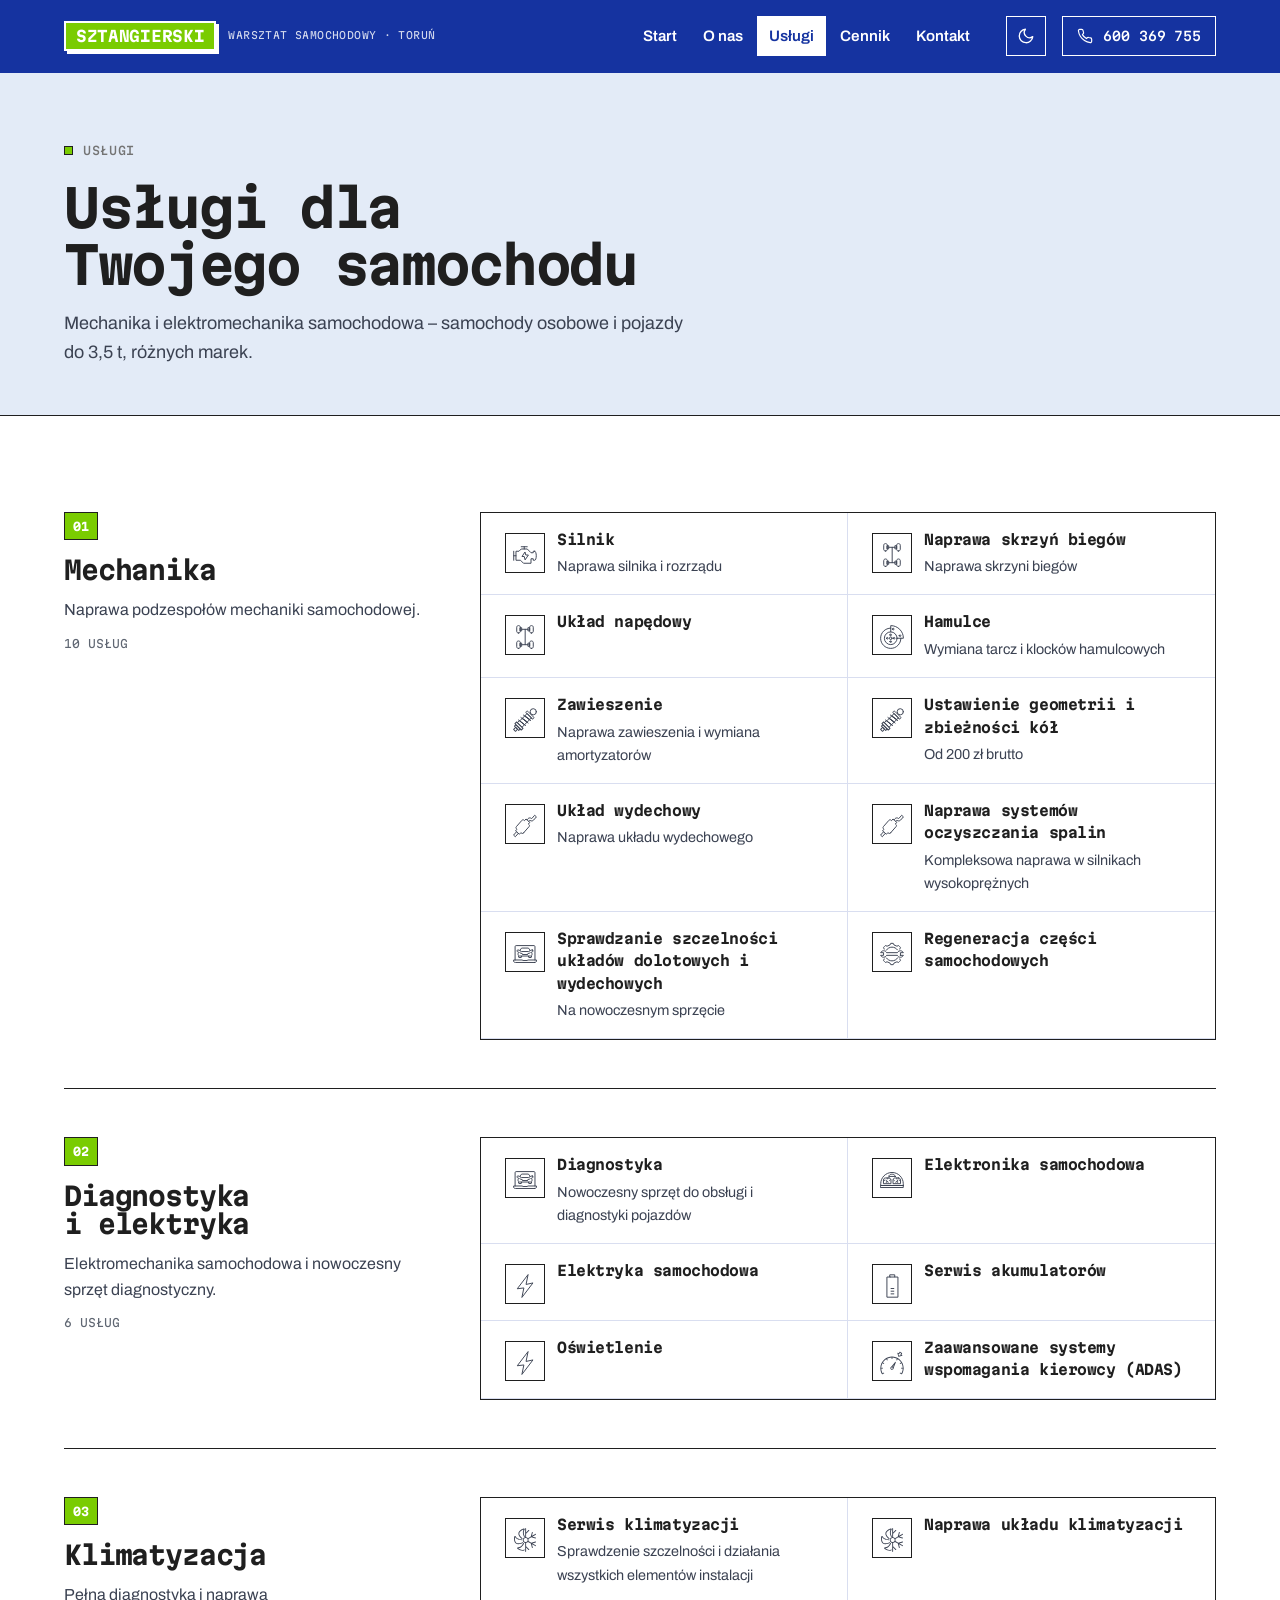
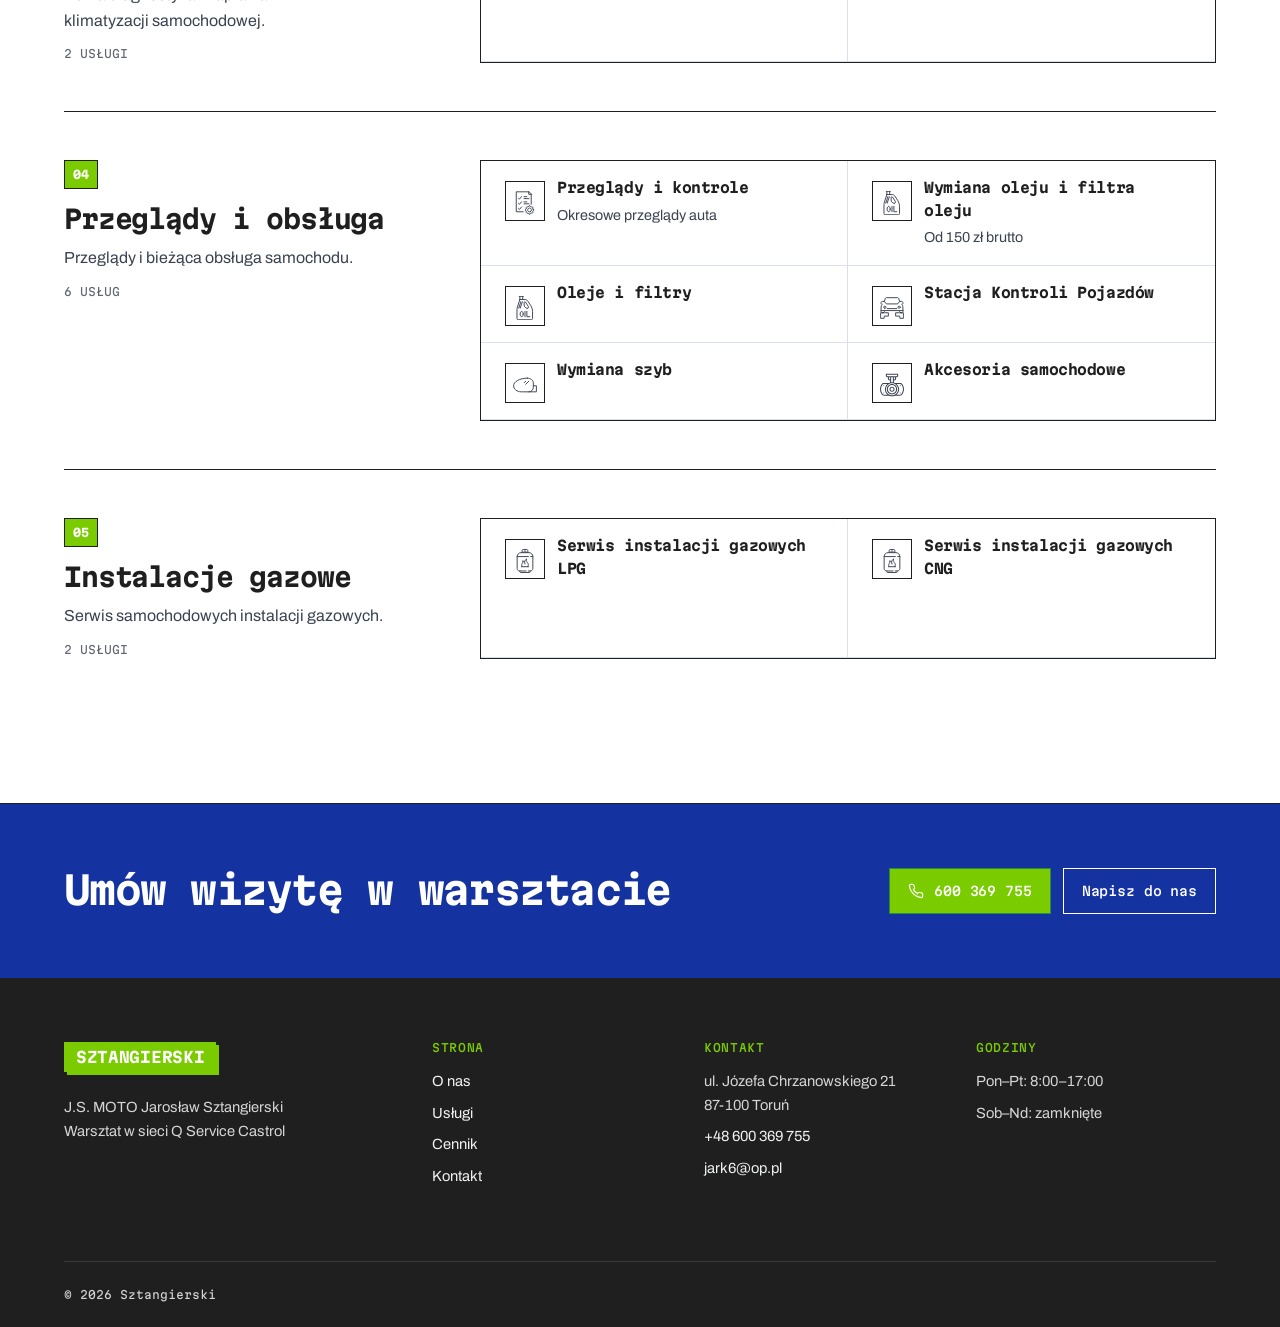
<file: uslugi.html>
<!DOCTYPE html>
<html lang="pl">
<head>
  <meta charset="UTF-8">
  <meta name="viewport" content="width=device-width, initial-scale=1">
  <title>Usługi – Sztangierski, warsztat samochodowy Toruń</title>
  <meta name="description" content="26 usług warsztatu J.S. MOTO w Toruniu: silnik, skrzynie biegów, hamulce, zawieszenie, diagnostyka, elektryka, klimatyzacja, SKP, LPG/CNG, ADAS.">
  <meta name="theme-color" content="#1533a0">
  <meta name="color-scheme" content="light dark">
  <script>
    (function () {
      var d = document.documentElement, t = null;
      d.classList.add("js");
      try { t = localStorage.getItem("theme"); } catch (e) {}
      if (t !== "light" && t !== "dark") t = matchMedia("(prefers-color-scheme: dark)").matches ? "dark" : "light";
      d.setAttribute("data-theme", t);
    })();
  </script>
  <link rel="preconnect" href="https://fonts.googleapis.com">
  <link rel="preconnect" href="https://fonts.gstatic.com" crossorigin>
  <link href="https://fonts.googleapis.com/css2?family=Martian+Mono:wght@400;500;700&family=Archivo:wght@400;500;600;700&display=swap" rel="stylesheet">
  <link rel="stylesheet" href="css/style.css?v=11">
</head>
<body>
  <a href="#main" class="skip-link">Przejdź do treści</a>

  <header class="header">
    <div class="container header-inner">
      <a href="index.html" class="brand" aria-label="Sztangierski – strona główna">
        <span class="brand-name">Sztangierski</span>
        <span class="brand-sub">Warsztat samochodowy · Toruń</span>
      </a>
      <nav id="nav" class="nav" aria-label="Główna nawigacja">
        <ul class="nav-list">
          <li><a class="nav-link" href="index.html">Start</a></li>
          <li><a class="nav-link" href="o-nas.html">O nas</a></li>
          <li><a class="nav-link" href="uslugi.html" aria-current="page">Usługi</a></li>
          <li><a class="nav-link" href="cennik.html">Cennik</a></li>
          <li><a class="nav-link" href="kontakt.html">Kontakt</a></li>
          <li class="nav-mobile-cta"><a class="btn btn-primary btn-block" href="tel:+48600369755"><svg class="phone-ico" viewBox="0 0 24 24" fill="none" stroke="currentColor" stroke-width="1.75" stroke-linecap="round" stroke-linejoin="round" aria-hidden="true"><path d="M22 16.9v3a2 2 0 0 1-2.2 2 19.8 19.8 0 0 1-8.6-3.1 19.5 19.5 0 0 1-6-6A19.8 19.8 0 0 1 2.1 4.2 2 2 0 0 1 4.1 2h3a2 2 0 0 1 2 1.7c.1 1 .4 1.9.7 2.8a2 2 0 0 1-.5 2.1L8.1 9.9a16 16 0 0 0 6 6l1.3-1.3a2 2 0 0 1 2.1-.4c.9.3 1.8.6 2.8.7a2 2 0 0 1 1.7 2z"/></svg>Zadzwoń: 600 369 755</a></li>
        </ul>
      </nav>
      <button class="theme-toggle" type="button" aria-label="Włącz ciemny motyw" aria-pressed="false" title="Zmień motyw">
        <span class="theme-icon theme-icon-sun"><svg viewBox="0 0 24 24" fill="none" stroke="currentColor" stroke-width="1.75" stroke-linecap="round" stroke-linejoin="round" aria-hidden="true"><circle cx="12" cy="12" r="4"/><path d="M12 2v2M12 20v2M4.9 4.9l1.4 1.4M17.7 17.7l1.4 1.4M2 12h2M20 12h2M4.9 19.1l1.4-1.4M17.7 6.3l1.4-1.4"/></svg></span>
        <span class="theme-icon theme-icon-moon"><svg viewBox="0 0 24 24" fill="none" stroke="currentColor" stroke-width="1.75" stroke-linecap="round" stroke-linejoin="round" aria-hidden="true"><path d="M21 12.8A9 9 0 1 1 11.2 3a7 7 0 0 0 9.8 9.8z"/></svg></span>
      </button>
      <a class="btn btn-secondary btn-sm header-phone" href="tel:+48600369755"><svg class="phone-ico" viewBox="0 0 24 24" fill="none" stroke="currentColor" stroke-width="1.75" stroke-linecap="round" stroke-linejoin="round" aria-hidden="true"><path d="M22 16.9v3a2 2 0 0 1-2.2 2 19.8 19.8 0 0 1-8.6-3.1 19.5 19.5 0 0 1-6-6A19.8 19.8 0 0 1 2.1 4.2 2 2 0 0 1 4.1 2h3a2 2 0 0 1 2 1.7c.1 1 .4 1.9.7 2.8a2 2 0 0 1-.5 2.1L8.1 9.9a16 16 0 0 0 6 6l1.3-1.3a2 2 0 0 1 2.1-.4c.9.3 1.8.6 2.8.7a2 2 0 0 1 1.7 2z"/></svg>600 369 755</a>
      <button class="nav-toggle" aria-controls="nav" aria-expanded="false" aria-label="Otwórz menu">
        <svg class="icon-open" viewBox="0 0 24 24" fill="none" stroke="currentColor" stroke-width="1.75" stroke-linecap="round" stroke-linejoin="round" aria-hidden="true"><path d="M4 7h16M4 12h16M4 17h16"/></svg><svg class="icon-close" viewBox="0 0 24 24" fill="none" stroke="currentColor" stroke-width="1.75" stroke-linecap="round" stroke-linejoin="round" aria-hidden="true"><path d="M18 6 6 18M6 6l12 12"/></svg>
      </button>
    </div>
    <div class="scroll-progress" aria-hidden="true"><span></span></div>
  </header>

  <main id="main">
  <section class="page-head">
    <div class="container intro">
      <span class="kicker">Usługi</span>
      <h1 data-split>Usługi dla Twojego samochodu</h1>
      <p class="lead">Mechanika i elektromechanika samochodowa – samochody osobowe i pojazdy do 3,5 t, różnych marek.</p>
    </div>
  </section>

    <section class="section">
      <div class="container">
        <div class="category" data-reveal-group>
          <div class="category-head" data-reveal>
            <span class="num">01</span>
            <h2>Mechanika</h2>
            <p>Naprawa podzespołów mechaniki samochodowej.</p>
            <p class="count">10 usług</p>
          </div>
          <ul class="category-items">
              <li data-reveal><span class="ico-box"><span class="svc-ico" style="-webkit-mask-image:url(images/ikony/silnik.svg);mask-image:url(images/ikony/silnik.svg)" aria-hidden="true"></span></span><div><strong>Silnik</strong><span>Naprawa silnika i rozrządu</span></div></li>
              <li data-reveal><span class="ico-box"><span class="svc-ico" style="-webkit-mask-image:url(images/ikony/uklad-napedowy.svg);mask-image:url(images/ikony/uklad-napedowy.svg)" aria-hidden="true"></span></span><div><strong>Naprawa skrzyń biegów</strong><span>Naprawa skrzyni biegów</span></div></li>
              <li data-reveal><span class="ico-box"><span class="svc-ico" style="-webkit-mask-image:url(images/ikony/uklad-napedowy.svg);mask-image:url(images/ikony/uklad-napedowy.svg)" aria-hidden="true"></span></span><div><strong>Układ napędowy</strong></div></li>
              <li data-reveal><span class="ico-box"><span class="svc-ico" style="-webkit-mask-image:url(images/ikony/hamulce.svg);mask-image:url(images/ikony/hamulce.svg)" aria-hidden="true"></span></span><div><strong>Hamulce</strong><span>Wymiana tarcz i klocków hamulcowych</span></div></li>
              <li data-reveal><span class="ico-box"><span class="svc-ico" style="-webkit-mask-image:url(images/ikony/zawieszenie.svg);mask-image:url(images/ikony/zawieszenie.svg)" aria-hidden="true"></span></span><div><strong>Zawieszenie</strong><span>Naprawa zawieszenia i wymiana amortyzatorów</span></div></li>
              <li data-reveal><span class="ico-box"><span class="svc-ico" style="-webkit-mask-image:url(images/ikony/zawieszenie.svg);mask-image:url(images/ikony/zawieszenie.svg)" aria-hidden="true"></span></span><div><strong>Ustawienie geometrii i zbieżności kół</strong><span>Od 200 zł brutto</span></div></li>
              <li data-reveal><span class="ico-box"><span class="svc-ico" style="-webkit-mask-image:url(images/ikony/uklad-wydechowy.svg);mask-image:url(images/ikony/uklad-wydechowy.svg)" aria-hidden="true"></span></span><div><strong>Układ wydechowy</strong><span>Naprawa układu wydechowego</span></div></li>
              <li data-reveal><span class="ico-box"><span class="svc-ico" style="-webkit-mask-image:url(images/ikony/uklad-wydechowy.svg);mask-image:url(images/ikony/uklad-wydechowy.svg)" aria-hidden="true"></span></span><div><strong>Naprawa systemów oczyszczania spalin</strong><span>Kompleksowa naprawa w silnikach wysokoprężnych</span></div></li>
              <li data-reveal><span class="ico-box"><span class="svc-ico" style="-webkit-mask-image:url(images/ikony/diagnostyka.svg);mask-image:url(images/ikony/diagnostyka.svg)" aria-hidden="true"></span></span><div><strong>Sprawdzanie szczelności układów dolotowych i wydechowych</strong><span>Na nowoczesnym sprzęcie</span></div></li>
              <li data-reveal><span class="ico-box"><span class="svc-ico" style="-webkit-mask-image:url(images/ikony/regeneracja.svg);mask-image:url(images/ikony/regeneracja.svg)" aria-hidden="true"></span></span><div><strong>Regeneracja części samochodowych</strong></div></li>
          </ul>
        </div>
        <div class="category" data-reveal-group>
          <div class="category-head" data-reveal>
            <span class="num">02</span>
            <h2>Diagnostyka i elektryka</h2>
            <p>Elektromechanika samochodowa i nowoczesny sprzęt diagnostyczny.</p>
            <p class="count">6 usług</p>
          </div>
          <ul class="category-items">
              <li data-reveal><span class="ico-box"><span class="svc-ico" style="-webkit-mask-image:url(images/ikony/diagnostyka.svg);mask-image:url(images/ikony/diagnostyka.svg)" aria-hidden="true"></span></span><div><strong>Diagnostyka</strong><span>Nowoczesny sprzęt do obsługi i diagnostyki pojazdów</span></div></li>
              <li data-reveal><span class="ico-box"><span class="svc-ico" style="-webkit-mask-image:url(images/ikony/elektronika.svg);mask-image:url(images/ikony/elektronika.svg)" aria-hidden="true"></span></span><div><strong>Elektronika samochodowa</strong></div></li>
              <li data-reveal><span class="ico-box"><span class="svc-ico" style="-webkit-mask-image:url(images/ikony/elektryka.svg);mask-image:url(images/ikony/elektryka.svg)" aria-hidden="true"></span></span><div><strong>Elektryka samochodowa</strong></div></li>
              <li data-reveal><span class="ico-box"><span class="svc-ico" style="-webkit-mask-image:url(images/ikony/akumulatory.svg);mask-image:url(images/ikony/akumulatory.svg)" aria-hidden="true"></span></span><div><strong>Serwis akumulatorów</strong></div></li>
              <li data-reveal><span class="ico-box"><span class="svc-ico" style="-webkit-mask-image:url(images/ikony/elektryka.svg);mask-image:url(images/ikony/elektryka.svg)" aria-hidden="true"></span></span><div><strong>Oświetlenie</strong></div></li>
              <li data-reveal><span class="ico-box"><span class="svc-ico" style="-webkit-mask-image:url(images/ikony/adas.svg);mask-image:url(images/ikony/adas.svg)" aria-hidden="true"></span></span><div><strong>Zaawansowane systemy wspomagania kierowcy (ADAS)</strong></div></li>
          </ul>
        </div>
        <div class="category" data-reveal-group>
          <div class="category-head" data-reveal>
            <span class="num">03</span>
            <h2>Klimatyzacja</h2>
            <p>Pełna diagnostyka i naprawa klimatyzacji samochodowej.</p>
            <p class="count">2 usługi</p>
          </div>
          <ul class="category-items">
              <li data-reveal><span class="ico-box"><span class="svc-ico" style="-webkit-mask-image:url(images/ikony/klimatyzacja.svg);mask-image:url(images/ikony/klimatyzacja.svg)" aria-hidden="true"></span></span><div><strong>Serwis klimatyzacji</strong><span>Sprawdzenie szczelności i działania wszystkich elementów instalacji</span></div></li>
              <li data-reveal><span class="ico-box"><span class="svc-ico" style="-webkit-mask-image:url(images/ikony/klimatyzacja.svg);mask-image:url(images/ikony/klimatyzacja.svg)" aria-hidden="true"></span></span><div><strong>Naprawa układu klimatyzacji</strong></div></li>
          </ul>
        </div>
        <div class="category" data-reveal-group>
          <div class="category-head" data-reveal>
            <span class="num">04</span>
            <h2>Przeglądy i obsługa</h2>
            <p>Przeglądy i bieżąca obsługa samochodu.</p>
            <p class="count">6 usług</p>
          </div>
          <ul class="category-items">
              <li data-reveal><span class="ico-box"><span class="svc-ico" style="-webkit-mask-image:url(images/ikony/przeglady.svg);mask-image:url(images/ikony/przeglady.svg)" aria-hidden="true"></span></span><div><strong>Przeglądy i kontrole</strong><span>Okresowe przeglądy auta</span></div></li>
              <li data-reveal><span class="ico-box"><span class="svc-ico" style="-webkit-mask-image:url(images/ikony/oleje-filtry.svg);mask-image:url(images/ikony/oleje-filtry.svg)" aria-hidden="true"></span></span><div><strong>Wymiana oleju i filtra oleju</strong><span>Od 150 zł brutto</span></div></li>
              <li data-reveal><span class="ico-box"><span class="svc-ico" style="-webkit-mask-image:url(images/ikony/oleje-filtry.svg);mask-image:url(images/ikony/oleje-filtry.svg)" aria-hidden="true"></span></span><div><strong>Oleje i filtry</strong></div></li>
              <li data-reveal><span class="ico-box"><span class="svc-ico" style="-webkit-mask-image:url(images/ikony/skp.svg);mask-image:url(images/ikony/skp.svg)" aria-hidden="true"></span></span><div><strong>Stacja Kontroli Pojazdów</strong></div></li>
              <li data-reveal><span class="ico-box"><span class="svc-ico" style="-webkit-mask-image:url(images/ikony/szyby.svg);mask-image:url(images/ikony/szyby.svg)" aria-hidden="true"></span></span><div><strong>Wymiana szyb</strong></div></li>
              <li data-reveal><span class="ico-box"><span class="svc-ico" style="-webkit-mask-image:url(images/ikony/akcesoria.svg);mask-image:url(images/ikony/akcesoria.svg)" aria-hidden="true"></span></span><div><strong>Akcesoria samochodowe</strong></div></li>
          </ul>
        </div>
        <div class="category" data-reveal-group>
          <div class="category-head" data-reveal>
            <span class="num">05</span>
            <h2>Instalacje gazowe</h2>
            <p>Serwis samochodowych instalacji gazowych.</p>
            <p class="count">2 usługi</p>
          </div>
          <ul class="category-items">
              <li data-reveal><span class="ico-box"><span class="svc-ico" style="-webkit-mask-image:url(images/ikony/lpg.svg);mask-image:url(images/ikony/lpg.svg)" aria-hidden="true"></span></span><div><strong>Serwis instalacji gazowych LPG</strong></div></li>
              <li data-reveal><span class="ico-box"><span class="svc-ico" style="-webkit-mask-image:url(images/ikony/lpg.svg);mask-image:url(images/ikony/lpg.svg)" aria-hidden="true"></span></span><div><strong>Serwis instalacji gazowych CNG</strong></div></li>
          </ul>
        </div>
      </div>
    </section>


  <section class="cta-band">
    <div class="container cta-inner" data-reveal>
      <div>
        <h2>Umów wizytę w warsztacie</h2>
      </div>
      <div class="cta-actions">
        <a class="btn btn-band" href="tel:+48600369755"><svg class="phone-ico" viewBox="0 0 24 24" fill="none" stroke="currentColor" stroke-width="1.75" stroke-linecap="round" stroke-linejoin="round" aria-hidden="true"><path d="M22 16.9v3a2 2 0 0 1-2.2 2 19.8 19.8 0 0 1-8.6-3.1 19.5 19.5 0 0 1-6-6A19.8 19.8 0 0 1 2.1 4.2 2 2 0 0 1 4.1 2h3a2 2 0 0 1 2 1.7c.1 1 .4 1.9.7 2.8a2 2 0 0 1-.5 2.1L8.1 9.9a16 16 0 0 0 6 6l1.3-1.3a2 2 0 0 1 2.1-.4c.9.3 1.8.6 2.8.7a2 2 0 0 1 1.7 2z"/></svg>600 369 755</a>
        <a class="btn btn-ghost-light" href="kontakt.html#formularz">Napisz do nas</a>
      </div>
    </div>
  </section>
  </main>

  <footer class="footer">
    <div class="container">
      <div class="footer-grid">
        <div>
          <a href="index.html" class="brand" aria-label="Sztangierski – strona główna">
            <span class="brand-name">Sztangierski</span>
        <span class="brand-sub">Warsztat samochodowy · Toruń</span>
          </a>
          <p class="footer-about">J.S. MOTO Jarosław Sztangierski<br>Warsztat w sieci Q Service Castrol</p>
        </div>
        <div>
          <h3>Strona</h3>
          <ul>
            <li><a href="o-nas.html">O nas</a></li>
            <li><a href="uslugi.html">Usługi</a></li>
            <li><a href="cennik.html">Cennik</a></li>
            <li><a href="kontakt.html">Kontakt</a></li>
          </ul>
        </div>
        <div>
          <h3>Kontakt</h3>
          <ul>
            <li>ul. Józefa Chrzanowskiego 21<br>87-100 Toruń</li>
            <li><a href="tel:+48600369755">+48 600 369 755</a></li>
            <li><a href="mailto:jark6@op.pl">jark6@op.pl</a></li>
          </ul>
        </div>
        <div>
          <h3>Godziny</h3>
          <ul>
            <li>Pon–Pt: 8:00–17:00</li>
            <li>Sob–Nd: zamknięte</li>
          </ul>
        </div>
      </div>
      <div class="footer-bottom">
        <span>© <span data-year>2026</span> Sztangierski</span>
      </div>
    </div>
  </footer>

  <a href="#main" class="to-top" aria-label="Wróć na górę strony"><svg viewBox="0 0 24 24" fill="none" stroke="currentColor" stroke-width="1.75" stroke-linecap="round" stroke-linejoin="round" aria-hidden="true"><path d="M12 19V5M6 11l6-6 6 6"/></svg></a>

  <script src="js/main.js?v=11" defer></script>
</body>
</html>
</file>
<file: css/style.css>
/* =========================================================
   Sztangierski – warsztat samochodowy
   Styl: „warsztatowy” (inspiracja: szablon Fettle) –
   krój maszynowy, ostre krawędzie, cienkie ramki, twarde cienie.
   Motyw jasny:  niebieski / biały / jasnoszary
   Motyw ciemny: fiolet / czarny / ciemnoszary + żółte detale
   ========================================================= */

/* ---------- Tokeny: motyw jasny ---------- */
:root {
  /* Paleta Q Service Castrol – motyw jasny (rozmieszczenie 1:1 jak na qservicecastrol.eu) */
  --bg: #ffffff;               /* białe tło strony */
  --surface: #f2f6fb;          /* jasne kafelki i sekcje */
  --card: #ffffff;
  --hero-bg: #e3ebf7;          /* jasnoniebieska sekcja na górze strony */
  --ink: #1f1f1f;              /* tekst i ramki */
  --text: #1f1f1f;
  --text-2: #3b4252;
  --muted: #5f6672;
  --label: #747474;            /* szare nagłówki sekcji */
  --line: rgba(21, 51, 160, .16);
  --line-strong: #1f1f1f;

  --primary: #1533a0;          /* niebieskie przyciski */
  --primary-hover: #10287f;
  --on-primary: #ffffff;
  --primary-text: #1533a0;
  --green: #7acc01;            /* zielone przyciski i plakietki – biały tekst jak w Q Service */
  --green-hover: #6ab500;
  --on-green: #ffffff;
  --green-dark: #298d3f;
  --tag-bg: #7acc01;
  --tag-text: #ffffff;
  --shadow-hard: #1533a0;

  --header-bg: #1533a0;        /* niebieski nagłówek z białym tekstem */
  --header-text: #ffffff;

  --strip-bg: #1533a0;
  --strip-text: #ffffff;
  --strip-accent: #7acc01;

  --band-bg: #1533a0;          /* niebieski pas „Umów wizytę” */
  --band-text: #ffffff;
  --band-btn-bg: #7acc01;
  --band-btn-text: #ffffff;
  --band-btn-border: #ffffff;

  --footer-bg: #1f1f1f;        /* prawie czarna stopka */
  --footer-text: #d5d5d5;
  --footer-head: #7acc01;

  --success: #20660f;
  --danger: #b91c1c;
  --map-filter: grayscale(.2);

  /* Typografia */
  --font-mono: "Martian Mono", ui-monospace, "SFMono-Regular", Consolas, monospace;
  --font-body: "Archivo", system-ui, -apple-system, "Segoe UI", sans-serif;

  /* Odstępy */
  --space-1: 4px;  --space-2: 8px;   --space-3: 12px; --space-4: 16px;
  --space-5: 24px; --space-6: 32px;  --space-7: 48px; --space-8: 64px;
  --space-9: 96px;
  --max: 1200px;

  /* Ruch */
  --ease-out: cubic-bezier(.16, 1, .3, 1);
  --ease-in: cubic-bezier(.7, 0, .84, 0);
  --ease-std: cubic-bezier(.4, 0, .2, 1);
  --dur-fast: 140ms;
  --dur: 220ms;
  --dur-slow: 600ms;

  color-scheme: light;
}

/* ---------- Tokeny: motyw ciemny ---------- */
:root[data-theme="dark"] {
  /* Paleta Q Service Castrol – motyw ciemny (pochodna barw sieci) */
  --bg: #0b1026;
  --surface: #0f1533;
  --card: #141c42;
  --hero-bg: #0f1840;
  --ink: #e8edf8;
  --text: #e8edf8;
  --text-2: #c5cde0;
  --muted: #959ebb;
  --label: #959ebb;
  --line: rgba(232, 237, 248, .12);
  --line-strong: #2d3d82;

  --primary: #1533a0;
  --primary-hover: #1d40c2;
  --on-primary: #ffffff;
  --primary-text: #93a9ff;
  --green: #7acc01;
  --green-hover: #8fe01a;
  --on-green: #ffffff;
  --green-dark: #298d3f;
  --tag-bg: #7acc01;
  --tag-text: #ffffff;
  --shadow-hard: #7acc01;

  --header-bg: #1533a0;
  --header-text: #ffffff;

  --strip-bg: #1533a0;
  --strip-text: #ffffff;
  --strip-accent: #7acc01;

  --band-bg: #1533a0;
  --band-text: #ffffff;
  --band-btn-bg: #7acc01;
  --band-btn-text: #ffffff;
  --band-btn-border: #ffffff;

  --footer-bg: #070b1c;
  --footer-text: #c5cde0;
  --footer-head: #7acc01;

  --success: #6ee27a;
  --danger: #f87171;
  --map-filter: invert(.92) hue-rotate(180deg) saturate(.6) brightness(.95);

  color-scheme: dark;
}

/* ---------- Baza ---------- */
*, *::before, *::after { box-sizing: border-box; }
html { scroll-behavior: smooth; -webkit-text-size-adjust: 100%; }
body {
  margin: 0; font-family: var(--font-body); font-size: 1rem; line-height: 1.6;
  color: var(--text); background: var(--bg); -webkit-font-smoothing: antialiased; overflow-x: hidden;
}
img, svg { display: block; max-width: 100%; }
h1, h2, h3, h4 {
  font-family: var(--font-mono); font-weight: 700; line-height: 1.12; letter-spacing: -0.045em;
  color: var(--ink); margin: 0; text-wrap: balance;
}
p { margin: 0; text-wrap: pretty; }
a { color: inherit; }
ul, ol { margin: 0; padding: 0; list-style: none; }
::selection { background: var(--tag-bg); color: var(--tag-text); }
:focus-visible { outline: 2px solid var(--primary); outline-offset: 3px; }
:root[data-theme="dark"] :focus-visible { outline-color: #7acc01; }

.container { position: relative; width: 100%; max-width: var(--max); margin-inline: auto; padding-inline: 24px; }
@media (max-width: 640px) { .container { padding-inline: 16px; } }

.skip-link { position: absolute; left: 16px; top: -60px; z-index: 100; background: var(--ink); color: var(--bg); padding: 10px 16px; text-decoration: none; font-family: var(--font-mono); font-size: .8rem; transition: top var(--dur) var(--ease-out); }
.skip-link:focus { top: 12px; }

/* Etykieta sekcji: ▪ TEKST */
.kicker {
  display: inline-flex; align-items: center; gap: 10px;
  font-family: var(--font-mono); font-size: .72rem; font-weight: 500; letter-spacing: .06em;
  text-transform: uppercase; color: var(--label);
}
.kicker::before { content: ""; width: 9px; height: 9px; background: var(--tag-bg); border: 1px solid var(--ink); flex-shrink: 0; transition: transform var(--dur-slow) var(--ease-out); }
.lead { font-size: 1.125rem; line-height: 1.6; color: var(--text-2); }
.muted { color: var(--muted); }

/* ---------- Nagłówek ---------- */
.header {
  position: sticky; top: 0; z-index: 50; background: var(--bg);
  border-bottom: 1px solid var(--line-strong);
  transition: background-color var(--dur) var(--ease-std);
}
.header-inner { display: flex; align-items: center; gap: var(--space-4); height: 72px; }
.scroll-progress { position: absolute; left: 0; right: 0; bottom: -1px; height: 3px; pointer-events: none; }
.scroll-progress span { display: block; height: 100%; background: var(--tag-bg); transform-origin: left; transform: scaleX(var(--progress, 0)); }

/* Logo jako plakietka */
.brand { display: flex; align-items: center; gap: 12px; text-decoration: none; margin-right: auto; }
.brand-name {
  display: inline-block; padding: 6px 10px 5px;
  font-family: var(--font-mono); font-weight: 700; font-size: .95rem; letter-spacing: -.02em; text-transform: uppercase; line-height: 1;
  background: var(--tag-bg); color: var(--tag-text); border: 2px solid var(--ink);
  box-shadow: 3px 3px 0 var(--ink);
  transition: transform var(--dur) var(--ease-out), box-shadow var(--dur) var(--ease-out);
}
.brand:hover .brand-name { transform: translate(-2px, -2px); box-shadow: 5px 5px 0 var(--ink); }
.brand-sub { font-family: var(--font-mono); font-size: .62rem; line-height: 1.35; letter-spacing: .04em; text-transform: uppercase; color: var(--text-2); white-space: nowrap; }
@media (max-width: 1100px) { .brand-sub { display: none; } }

.nav { margin-right: var(--space-2); }
.nav-list { display: flex; gap: 2px; }
.nav-link {
  position: relative; display: block; padding: 8px 12px;
  font-weight: 600; font-size: .95rem; color: var(--ink); text-decoration: none;
}
.nav-link::after { content: ""; position: absolute; left: 12px; right: 12px; bottom: 3px; height: 2px; background: var(--ink); transform: scaleX(0); transform-origin: left; transition: transform var(--dur) var(--ease-out); }
.nav-link:hover::after { transform: scaleX(1); }
.nav-link[aria-current="page"] { background: var(--ink); color: var(--bg); }
.nav-link[aria-current="page"]::after { display: none; }

.theme-toggle {
  position: relative; width: 40px; height: 40px; flex-shrink: 0; border: 1px solid var(--ink);
  background: transparent; color: var(--ink); cursor: pointer; display: grid; place-items: center; overflow: hidden;
  transition: background-color var(--dur-fast) var(--ease-std), transform var(--dur-fast) var(--ease-std);
}
.theme-toggle:hover { background: var(--card); }
.theme-toggle:active { transform: scale(.94); }
.theme-icon { position: absolute; inset: 0; display: grid; place-items: center; transition: transform 450ms var(--ease-out), opacity 250ms var(--ease-std); }
.theme-icon svg { width: 18px; height: 18px; }
:root[data-theme="dark"] .theme-icon-sun { color: #7acc01; }
:root[data-theme="light"] .theme-icon-sun, :root:not([data-theme]) .theme-icon-sun { transform: rotate(90deg) scale(.4); opacity: 0; }
:root[data-theme="dark"] .theme-icon-moon { transform: rotate(-90deg) scale(.4); opacity: 0; }

.header-phone { display: inline-flex; }

.nav-toggle {
  display: none; width: 40px; height: 40px; border: 1px solid var(--ink); background: transparent; cursor: pointer;
  align-items: center; justify-content: center; color: var(--ink);
}
.nav-toggle svg { width: 20px; height: 20px; }
.nav-toggle .icon-close { display: none; }
.nav-toggle[aria-expanded="true"] { background: var(--ink); color: var(--bg); }
.nav-toggle[aria-expanded="true"] .icon-open { display: none; }
.nav-toggle[aria-expanded="true"] .icon-close { display: block; }

@media (max-width: 960px) {
  .header .header-phone { display: none; }
  .brand-sub { display: none; }
  .nav-toggle { display: inline-flex; }
  .nav {
    position: absolute; top: 72px; left: 0; right: 0; margin: 0;
    background: var(--bg); border-bottom: 1px solid var(--line-strong);
    clip-path: inset(0 0 100% 0); visibility: hidden;
    transition: clip-path 200ms var(--ease-in), visibility 0s linear 200ms;
  }
  .nav.open { clip-path: inset(0 0 0 0); visibility: visible; transition: clip-path 380ms var(--ease-out), visibility 0s; }
  .nav-list { flex-direction: column; padding: 8px 16px 20px; gap: 0; }
  .nav-link { padding: 14px 4px; border-bottom: 1px solid var(--line); font-family: var(--font-mono); font-size: .9rem; }
  .nav-link[aria-current="page"] { background: none; color: var(--primary-text); }
  .nav-link::after { display: none; }
  .nav-mobile-cta { display: block !important; margin-top: 16px; }
}
.nav-mobile-cta { display: none; }

/* ---------- Przyciski ---------- */
.btn {
  position: relative; display: inline-flex; align-items: center; justify-content: center; gap: 10px;
  min-height: 46px; padding: 11px 18px;
  font-family: var(--font-mono); font-weight: 500; font-size: .8rem; letter-spacing: -.01em;
  text-decoration: none; cursor: pointer; border: 1px solid var(--ink); border-radius: 0;
  transition: transform var(--dur-fast) var(--ease-out), box-shadow var(--dur-fast) var(--ease-out),
              background-color var(--dur-fast) var(--ease-std), color var(--dur-fast) var(--ease-std);
}
.btn svg { width: 16px; height: 16px; flex-shrink: 0; transition: transform var(--dur) var(--ease-out); }
.btn:hover { transform: translate(-2px, -2px); box-shadow: 3px 3px 0 var(--ink); }
.btn:active { transform: translate(0, 0); box-shadow: 0 0 0 var(--ink); }
.btn-primary { background: var(--primary); color: var(--on-primary); border-color: var(--ink); }
.btn-primary:hover .arrow { transform: translateX(3px); }
.btn-secondary { background: transparent; color: var(--ink); }
.btn-secondary:hover { background: var(--card); }
.btn-band { background: var(--band-btn-bg); color: var(--band-btn-text); border-color: var(--band-btn-bg); }
.btn-band:hover { box-shadow: 3px 3px 0 var(--band-btn-border); }
.btn-ghost-light { color: var(--band-text); border-color: var(--band-text); background: transparent; }
.btn-ghost-light:hover { box-shadow: 3px 3px 0 var(--band-text); }
.btn-sm { min-height: 40px; padding: 8px 14px; }
.btn-block { width: 100%; }
.btn:hover .phone-ico { animation: ring 600ms var(--ease-std); }
@keyframes ring { 0%, 100% { transform: rotate(0); } 20% { transform: rotate(-14deg); } 40% { transform: rotate(12deg); } 60% { transform: rotate(-8deg); } 80% { transform: rotate(5deg); } }

.text-link {
  display: inline-flex; align-items: center; gap: 8px; padding: 6px 0;
  font-family: var(--font-mono); font-weight: 500; font-size: .8rem; color: var(--ink);
  text-decoration: underline; text-decoration-thickness: 1px; text-underline-offset: 5px;
}
.text-link svg { width: 16px; height: 16px; transition: transform var(--dur) var(--ease-out); }
.text-link:hover { color: var(--primary-text); }
.text-link:hover svg { transform: translateX(4px); }

/* ---------- Hero (strona główna) ---------- */
.hero { padding: var(--space-8) 0 var(--space-9); border-bottom: 1px solid var(--line-strong); }
.hero-grid { display: grid; grid-template-columns: 1.15fr .85fr; gap: var(--space-8); align-items: center; }
.hero .kicker {
  padding: 6px 12px 6px 10px; background: var(--card); border: 1px solid var(--line-strong);
}
.hero h1 { font-size: clamp(2.2rem, 4.6vw, 3.6rem); margin: var(--space-5) 0 var(--space-5); }
.hero .lead { max-width: 520px; }
.hero-actions { display: flex; flex-wrap: wrap; gap: var(--space-3); margin-top: var(--space-6); }
.hl { background: var(--tag-bg); color: var(--tag-text); padding: 0 .12em; margin: 0 -.04em; box-decoration-break: clone; -webkit-box-decoration-break: clone; }

.hero-facts { display: flex; flex-wrap: wrap; gap: var(--space-3) var(--space-5); margin-top: var(--space-6); }
.hero-facts li { display: flex; align-items: center; gap: 8px; font-family: var(--font-mono); font-size: .7rem; letter-spacing: .03em; text-transform: uppercase; color: var(--text-2); }
.hero-facts svg { width: 16px; height: 16px; color: var(--ink); }
@media (max-width: 900px) { .hero { padding: var(--space-7) 0 var(--space-8); } .hero-grid { grid-template-columns: 1fr; gap: var(--space-7); } }

/* Karta danych warsztatu (jak „karta cennika”) */
.info-panel {
  position: relative; background: var(--card); border: 1px solid var(--line-strong);
  box-shadow: 8px 8px 0 var(--shadow-hard);
}
.info-panel-head { background: var(--strip-bg); color: var(--strip-text); padding: var(--space-3) var(--space-5) var(--space-4); }
.info-panel-head .status { font-family: var(--font-mono); font-size: .68rem; text-transform: uppercase; letter-spacing: .04em; color: var(--strip-accent); }
.info-panel h2 { font-size: 1.05rem; margin-top: 6px; color: var(--strip-text); letter-spacing: -.03em; }
.status { display: inline-flex; align-items: center; gap: 8px; font-weight: 600; font-size: .9rem; }
.status-dot { width: 8px; height: 8px; background: currentColor; position: relative; flex-shrink: 0; opacity: .6; }
.status.is-open { color: var(--success); }
.info-panel-head .status.is-open { color: #7acc01; }
.status.is-open .status-dot { opacity: 1; }
.status.is-open .status-dot::after { content: ""; position: absolute; inset: -4px; border: 1px solid currentColor; opacity: 0; animation: pulse 2.2s var(--ease-out) infinite; }
.status.is-closed { color: var(--muted); }
.info-panel-head .status.is-closed { color: var(--strip-accent); }
@keyframes pulse { 0% { transform: scale(.6); opacity: .8; } 100% { transform: scale(1.8); opacity: 0; } }
.info-rows { margin: 0; padding: 0 var(--space-5); }
.info-row { display: flex; gap: var(--space-4); padding: var(--space-4) 0; border-bottom: 1px solid var(--line); }
.info-row:last-child { border-bottom: 0; }
.info-row svg { width: 18px; height: 18px; color: var(--ink); flex-shrink: 0; margin-top: 2px; }
.info-row dt { font-family: var(--font-mono); font-size: .65rem; text-transform: uppercase; letter-spacing: .05em; color: var(--muted); }
.info-row dd { margin: 2px 0 0; font-weight: 600; color: var(--ink); }
.info-row a { text-decoration: none; }
.info-row a:hover { text-decoration: underline; text-underline-offset: 3px; }
.info-panel-foot { padding: var(--space-4) var(--space-5) var(--space-5); border-top: 1px solid var(--line); }

/* ---------- Nagłówek podstrony ---------- */
.page-head { padding: var(--space-8) 0 var(--space-7); border-bottom: 1px solid var(--line-strong); }
.page-head h1 { font-size: clamp(2rem, 4.2vw, 3.2rem); margin: var(--space-4) 0; max-width: 820px; }
.page-head .lead { max-width: 640px; }

/* ---------- Sekcje ---------- */
.section { position: relative; padding: var(--space-9) 0; }
.section + .section { border-top: 1px solid var(--line-strong); }
.section-gray { background: var(--surface); }
@media (max-width: 640px) { .section { padding: var(--space-8) 0; } }
.section-head { display: grid; grid-template-columns: 1fr auto; gap: var(--space-6); align-items: end; margin-bottom: var(--space-7); }
.section-head h2 { font-size: clamp(1.7rem, 3.2vw, 2.5rem); margin-top: var(--space-3); max-width: 640px; }
.section-head .lead { font-size: 1rem; max-width: 380px; }
@media (max-width: 800px) { .section-head { grid-template-columns: 1fr; gap: var(--space-4); margin-bottom: var(--space-6); } }
.h2 { font-size: clamp(1.7rem, 3.2vw, 2.5rem); margin: var(--space-3) 0 var(--space-5); }

/* ---------- Lista usług na stronie głównej (tabela) ---------- */
.service-list { display: grid; grid-template-columns: repeat(2, 1fr); border: 1px solid var(--line-strong); background: var(--card); }
.service-list > li { border-bottom: 1px solid var(--line); }
.service-list > li:nth-child(odd) { border-right: 1px solid var(--line); }
.service-list > li:nth-last-child(-n+2) { border-bottom: 0; }
.service-item {
  display: grid; grid-template-columns: 44px 1fr 24px; gap: var(--space-3); align-items: start;
  padding: var(--space-5); text-decoration: none; color: inherit; height: 100%;
  transition: background-color var(--dur-fast) var(--ease-std);
}
.service-item:hover { background: var(--surface); }
.service-num { font-family: var(--font-mono); font-size: .7rem; color: var(--muted); padding-top: 4px; }
.service-item h3 { font-size: 1.05rem; margin-bottom: 6px; letter-spacing: -.035em; }
.service-item p { color: var(--text-2); font-size: .92rem; }
.service-arrow { color: var(--ink); padding-top: 2px; transition: transform var(--dur) var(--ease-out); }
.service-arrow svg { width: 18px; height: 18px; }
.service-item:hover .service-arrow { transform: translateX(4px); }
@media (max-width: 800px) {
  .service-list { grid-template-columns: 1fr; }
  .service-list > li:nth-child(odd) { border-right: 0; }
  .service-list > li:nth-last-child(2) { border-bottom: 1px solid var(--line); }
  .service-item { padding: var(--space-4); grid-template-columns: 36px 1fr 20px; }
}
.section-foot { margin-top: var(--space-5); display: flex; justify-content: flex-end; }

/* ---------- Ikonki usług (zestaw z profilu warsztatu, barwione kolorem motywu) ---------- */
.svc-ico {
  display: inline-block; flex-shrink: 0; width: 26px; height: 26px; background-color: currentColor;
  -webkit-mask-repeat: no-repeat; mask-repeat: no-repeat; -webkit-mask-position: center; mask-position: center;
  -webkit-mask-size: contain; mask-size: contain;
}
.service-item .svc-ico { width: 34px; height: 34px; margin-bottom: var(--space-3); color: var(--ink); transition: transform var(--dur) var(--ease-out), color var(--dur-fast) var(--ease-std); }
.service-item:hover .svc-ico { transform: translateY(-2px) rotate(-6deg); color: var(--primary-text); }
:root[data-theme="dark"] .service-item:hover .svc-ico { color: var(--tag-bg); }

.category-items li { display: grid; grid-template-columns: 40px 1fr; gap: var(--space-3); align-items: start; }
.category-items .ico-box {
  width: 40px; height: 40px; display: grid; place-items: center; border: 1px solid var(--line-strong); color: var(--ink);
  transition: background-color var(--dur) var(--ease-std), color var(--dur) var(--ease-std), transform var(--dur) var(--ease-out), box-shadow var(--dur) var(--ease-out);
}
.category-items .ico-box .svc-ico { width: 24px; height: 24px; }
.category-items li:hover .ico-box { background: var(--tag-bg); color: var(--tag-text); transform: translate(-2px, -2px); box-shadow: 2px 2px 0 var(--ink); }

.price-row .svc-ico { width: 24px; height: 24px; color: var(--ink); align-self: center; }

/* ---------- Kroki ---------- */
.steps { display: grid; grid-template-columns: repeat(4, 1fr); gap: var(--space-5); counter-reset: step; }
.step { position: relative; padding-top: 64px; }
.step::before {
  counter-increment: step; content: counter(step, decimal-leading-zero);
  position: absolute; top: 0; left: 0; width: 42px; height: 42px; display: grid; place-items: center;
  font-family: var(--font-mono); font-size: .78rem; font-weight: 700; color: var(--ink);
  background: var(--card); border: 1px solid var(--line-strong); z-index: 1;
  transition: background-color var(--dur) var(--ease-std), color var(--dur) var(--ease-std), transform var(--dur) var(--ease-out);
}
.step:first-child::before, .step:hover::before { background: var(--tag-bg); color: var(--tag-text); }
.step::after {
  content: ""; position: absolute; top: 21px; left: 42px; right: calc(var(--space-5) * -1); height: 1px; background: var(--line-strong);
  transform: scaleX(0); transform-origin: left; transition: transform 800ms var(--ease-out) calc(var(--i, 0) * 120ms + 200ms);
}
.step.visible::after, html:not(.js) .step::after { transform: scaleX(1); }
.step:last-child::after { display: none; }
.step h3 { font-size: 1.05rem; margin-bottom: var(--space-2); }
.step p { color: var(--text-2); font-size: .95rem; }
@media (max-width: 900px) { .steps { grid-template-columns: 1fr 1fr; row-gap: var(--space-7); } .step:nth-child(2)::after { display: none; } }
@media (max-width: 560px) { .steps { grid-template-columns: 1fr; } .step::after { display: none; } }

/* ---------- Galeria ---------- */
.gallery { display: grid; gap: var(--space-3); grid-template-columns: 2fr 1fr 1fr; grid-template-rows: repeat(2, minmax(200px, 270px)); }
.gallery li:nth-child(1) { grid-row: 1 / 3; }
.gallery li:nth-child(2) { grid-column: 2 / 4; }
@media (max-width: 800px) {
  .gallery { grid-template-columns: 1fr 1fr; grid-template-rows: none; grid-auto-rows: 180px; }
  .gallery li:nth-child(1) { grid-row: auto; grid-column: 1 / 3; }
  .gallery li:nth-child(2) { grid-column: auto; }
  .gallery li:nth-child(4) { grid-column: 1 / 3; }
}
@media (max-width: 480px) { .gallery { grid-auto-rows: 150px; } }
.g-item { position: relative; display: block; width: 100%; height: 100%; padding: 0; border: 1px solid var(--line-strong); overflow: hidden; cursor: zoom-in; background: var(--card); }
.g-item img { width: 100%; height: 100%; object-fit: cover; transition: transform 800ms var(--ease-out); }
.g-item:hover img, .g-item:focus-visible img { transform: scale(1.05); }
.g-cap {
  position: absolute; left: 12px; bottom: 12px; z-index: 1; display: inline-flex; align-items: center; gap: 10px;
  padding: 6px 10px; background: var(--tag-bg); color: var(--tag-text); border: 1px solid var(--ink);
  font-family: var(--font-mono); font-size: .66rem; font-weight: 500; text-transform: uppercase; letter-spacing: .04em; text-align: left;
  transition: transform var(--dur) var(--ease-out);
}
.g-cap svg { width: 14px; height: 14px; flex-shrink: 0; }
.g-item:hover .g-cap { transform: translate(-2px, -2px); box-shadow: 3px 3px 0 var(--ink); }
@media (max-width: 640px) { .g-cap { left: 8px; bottom: 8px; font-size: .6rem; } .g-cap svg { display: none; } }
.js .gallery li[data-reveal] { transform: none; opacity: 1; }
.js .gallery li[data-reveal] .g-item::before { content: ""; position: absolute; inset: 0; z-index: 2; pointer-events: none; background: var(--bg); transform-origin: top; transition: transform 900ms var(--ease-out); transition-delay: calc(var(--i, 0) * 80ms); }
.js .gallery li[data-reveal].visible .g-item::before { transform: scaleY(0); }

/* Podgląd pełnoekranowy */
.lightbox { width: 100vw; height: 100dvh; max-width: none; max-height: none; margin: 0; padding: 0; border: 0; background: transparent; color: #fff; overflow: hidden; }
.lightbox::backdrop { background: rgba(5, 6, 10, .92); }
.lightbox[open] { display: grid; place-items: center; animation: lbIn 320ms var(--ease-out); }
.lightbox[open]::backdrop { animation: fadeIn 260ms var(--ease-std) forwards; }
.lightbox.closing { animation: lbOut 180ms var(--ease-in) forwards; }
.lightbox.closing::backdrop { animation: fadeOut 180ms var(--ease-in) forwards; }
@keyframes lbIn { from { opacity: 0; transform: scale(.96); } }
@keyframes lbOut { to { opacity: 0; transform: scale(.97); } }
@keyframes fadeIn { from { opacity: 0; } }
@keyframes fadeOut { to { opacity: 0; } }
.lb-figure { margin: 0; display: grid; justify-items: center; gap: 12px; max-width: min(92vw, 1400px); }
.lb-img { max-width: 100%; max-height: 80dvh; width: auto; height: auto; border: 1px solid rgba(255, 255, 255, .25); user-select: none; touch-action: pan-y; transition: opacity 200ms var(--ease-std), transform 340ms var(--ease-out); }
.lb-img.leave-left { opacity: 0; transform: translateX(-40px); }
.lb-img.leave-right { opacity: 0; transform: translateX(40px); }
.lb-cap { display: flex; gap: 16px; align-items: baseline; font-size: .95rem; color: #e4e4e7; padding-inline: 16px; }
.lb-count { font-family: var(--font-mono); font-size: .75rem; color: #7acc01; white-space: nowrap; }
.lb-btn { position: absolute; width: 46px; height: 46px; display: grid; place-items: center; cursor: pointer; color: #fff; background: transparent; border: 1px solid rgba(255, 255, 255, .5); transition: background-color var(--dur-fast) var(--ease-std); }
.lb-btn:hover { background: rgba(255, 255, 255, .12); }
.lb-btn svg { width: 20px; height: 20px; }
.lb-close { top: 20px; right: 20px; }
.lb-prev { left: 20px; top: 50%; margin-top: -23px; }
.lb-next { right: 20px; top: 50%; margin-top: -23px; }
@media (max-width: 640px) {
  .lb-prev, .lb-next { top: auto; bottom: 20px; margin-top: 0; }
  .lb-prev { left: calc(50% - 56px); } .lb-next { right: calc(50% - 56px); }
  .lb-img { max-height: 70dvh; } .lb-figure { margin-bottom: 60px; }
}

/* ---------- O nas ---------- */
.prose p + p { margin-top: var(--space-4); }
.prose p { color: var(--text-2); }
.prose-wide { max-width: 760px; }
.prose-wide p { font-size: 1.1rem; }
.values { display: grid; grid-template-columns: repeat(3, 1fr); border: 1px solid var(--line-strong); background: var(--card); }
.value-card { padding: var(--space-6); border-right: 1px solid var(--line); transition: background-color var(--dur-fast) var(--ease-std); }
.value-card:last-child { border-right: 0; }
.value-card:hover { background: var(--surface); }
.value-card h3 { font-size: 1.05rem; margin-bottom: var(--space-3); }
.value-card h3::before { content: ""; display: block; width: 24px; height: 4px; background: var(--tag-bg); margin-bottom: var(--space-4); transition: width 400ms var(--ease-out); }
.value-card:hover h3::before { width: 48px; }
.value-card p { color: var(--text-2); }
@media (max-width: 800px) { .values { grid-template-columns: 1fr; } .value-card { border-right: 0; border-bottom: 1px solid var(--line); } .value-card:last-child { border-bottom: 0; } }

.perks { display: grid; grid-template-columns: repeat(3, 1fr); gap: var(--space-5); }
.perk { padding: var(--space-6); background: var(--card); border: 1px solid var(--line-strong); transition: transform var(--dur) var(--ease-out), box-shadow var(--dur) var(--ease-out); }
.perk:hover, .js .perk[data-reveal].visible:hover { transform: translate(-3px, -3px); box-shadow: 6px 6px 0 var(--shadow-hard); }
.perk-ico { width: 44px; height: 44px; display: grid; place-items: center; margin-bottom: var(--space-5); background: var(--tag-bg); color: var(--tag-text); border: 1px solid var(--ink); }
.perk-ico svg { width: 22px; height: 22px; }
.perk h3 { font-size: 1.05rem; margin-bottom: var(--space-2); }
.perk p { color: var(--text-2); }
@media (max-width: 800px) { .perks { grid-template-columns: 1fr; } }

/* ---------- Usługi (kategorie) ---------- */
.category { display: grid; grid-template-columns: 1fr 2fr; gap: var(--space-7); padding: var(--space-7) 0; border-top: 1px solid var(--line-strong); }
.category:first-child { border-top: 0; padding-top: 0; }
.category-head { position: sticky; top: 100px; align-self: start; }
.category-head .num { display: inline-block; font-family: var(--font-mono); font-size: .72rem; font-weight: 700; padding: 4px 8px; background: var(--tag-bg); color: var(--tag-text); border: 1px solid var(--ink); }
.category-head h2 { font-size: 1.6rem; margin: var(--space-4) 0 var(--space-3); }
.category-head p { color: var(--text-2); }
.category-head .count { margin-top: var(--space-3); font-family: var(--font-mono); font-size: .7rem; text-transform: uppercase; color: var(--muted); }
.category-items { display: grid; grid-template-columns: 1fr 1fr; border: 1px solid var(--line-strong); background: var(--card); }
.category-items li { padding: var(--space-4) var(--space-5); border-bottom: 1px solid var(--line); transition: background-color var(--dur-fast) var(--ease-std); }
.category-items li:nth-child(odd) { border-right: 1px solid var(--line); }
.category-items li:hover { background: var(--surface); }
.category-items strong { display: block; font-family: var(--font-mono); font-size: .88rem; font-weight: 700; letter-spacing: -.03em; color: var(--ink); }
.category-items span { display: block; color: var(--text-2); font-size: .9rem; margin-top: 4px; }
@media (max-width: 800px) {
  .category { grid-template-columns: 1fr; gap: var(--space-5); padding: var(--space-6) 0; }
  .category-head { position: static; }
  .category-items { grid-template-columns: 1fr; }
  .category-items li:nth-child(odd) { border-right: 0; }
}

/* ---------- Cennik ---------- */
.price-layout { display: grid; grid-template-columns: 1fr 320px; gap: var(--space-7); align-items: start; }
@media (max-width: 960px) { .price-layout { grid-template-columns: 1fr; } }
.price-group { border: 1px solid var(--line-strong); background: var(--card); }
.price-group h2 { font-size: .75rem; font-weight: 500; letter-spacing: .05em; text-transform: uppercase; padding: 12px var(--space-5); background: var(--strip-bg); color: var(--strip-text); }
.price-row { display: flex; align-items: baseline; gap: var(--space-4); padding: var(--space-4) var(--space-5); border-bottom: 1px solid var(--line); transition: background-color var(--dur-fast) var(--ease-std); }
.price-row:last-child { border-bottom: 0; }
.price-row:hover { background: var(--surface); }
.price-row .name { flex: 1; font-family: var(--font-mono); font-size: .92rem; font-weight: 700; letter-spacing: -.03em; color: var(--ink); }
.price-row .val { font-family: var(--font-mono); font-weight: 700; font-size: 1rem; color: var(--ink); white-space: nowrap; }
.price-note { margin-top: var(--space-5); padding: var(--space-4) var(--space-5); border: 1px dashed var(--line-strong); color: var(--text-2); font-size: .95rem; }
.price-note a { color: var(--ink); font-weight: 600; text-underline-offset: 3px; }
.price-aside { position: sticky; top: 100px; background: var(--card); border: 1px solid var(--line-strong); box-shadow: 8px 8px 0 var(--shadow-hard); padding: var(--space-5); }
.price-aside h3 { font-size: 1.1rem; margin-bottom: var(--space-3); }
.price-aside p { color: var(--text-2); font-size: .95rem; margin-bottom: var(--space-5); }
.price-aside .btn + .btn { margin-top: var(--space-3); }
@media (max-width: 960px) { .price-aside { position: static; } }

/* ---------- Kontakt ---------- */
.contact-grid { display: grid; grid-template-columns: 1fr 1fr; gap: var(--space-7); align-items: start; }
@media (max-width: 900px) { .contact-grid { grid-template-columns: 1fr; } }
.contact-list { border: 1px solid var(--line-strong); background: var(--card); }
.contact-list li { display: flex; gap: var(--space-4); padding: var(--space-5); border-bottom: 1px solid var(--line); }
.contact-list li:last-child { border-bottom: 0; }
.contact-list .ico { width: 40px; height: 40px; display: grid; place-items: center; flex-shrink: 0; border: 1px solid var(--ink); color: var(--ink); transition: background-color var(--dur) var(--ease-std), color var(--dur) var(--ease-std); }
.contact-list li:hover .ico { background: var(--tag-bg); color: var(--tag-text); }
.contact-list .ico svg { width: 18px; height: 18px; }
.contact-list .c-label { font-family: var(--font-mono); font-size: .65rem; text-transform: uppercase; letter-spacing: .05em; color: var(--muted); }
.contact-list .c-value { font-family: var(--font-mono); font-weight: 700; font-size: 1rem; letter-spacing: -.03em; color: var(--ink); text-decoration: none; }
.contact-list a.c-value:hover { text-decoration: underline; text-underline-offset: 4px; }

.hours-card { border: 1px solid var(--line-strong); background: var(--card); box-shadow: 8px 8px 0 var(--shadow-hard); }
.hours-card-head { display: flex; justify-content: space-between; align-items: center; gap: var(--space-4); padding: 12px var(--space-5); background: var(--strip-bg); color: var(--strip-text); }
.hours-card h2 { font-size: .75rem; font-weight: 500; letter-spacing: .05em; text-transform: uppercase; color: var(--strip-text); }
.hours-card-head .status { font-family: var(--font-mono); font-size: .65rem; text-transform: uppercase; color: var(--strip-accent); }
.hours-card-head .status.is-open { color: #7acc01; }
@media (max-width: 520px) { .hours-card-head { flex-direction: column; align-items: flex-start; gap: 4px; } }
.hours { width: 100%; border-collapse: collapse; }
.hours th, .hours td { padding: 12px var(--space-5); border-bottom: 1px solid var(--line); text-align: left; font-weight: 400; }
.hours td { text-align: right; font-family: var(--font-mono); font-size: .85rem; font-weight: 700; }
.hours tr:last-child th, .hours tr:last-child td { border-bottom: 0; }
.hours .closed { color: var(--muted); font-weight: 400; }
.hours tr.today { background: var(--surface); }
.hours tr.today th { font-weight: 700; }
.hours tr.today th::after { content: "dziś"; margin-left: 8px; padding: 2px 6px; font-family: var(--font-mono); font-size: .6rem; text-transform: uppercase; background: var(--tag-bg); color: var(--tag-text); vertical-align: 2px; }

.map-wrap { margin-top: var(--space-7); border: 1px solid var(--line-strong); background: var(--card); aspect-ratio: 21 / 8; }
.map-wrap iframe { width: 100%; height: 100%; border: 0; display: block; filter: var(--map-filter); }
@media (max-width: 640px) { .map-wrap { aspect-ratio: 4 / 3; } }

/* ---------- Formularz ---------- */
.form-section { display: grid; grid-template-columns: 1fr 1.6fr; gap: var(--space-8); }
@media (max-width: 900px) { .form-section { grid-template-columns: 1fr; gap: var(--space-6); } }
.form-card { background: var(--card); border: 1px solid var(--line-strong); box-shadow: 8px 8px 0 var(--shadow-hard); padding: var(--space-6); }
@media (max-width: 640px) { .form-card { padding: var(--space-5); box-shadow: 5px 5px 0 var(--shadow-hard); } }
.form-grid { display: grid; grid-template-columns: 1fr 1fr; gap: var(--space-5); }
.form-grid .full { grid-column: 1 / -1; }
@media (max-width: 640px) { .form-grid { grid-template-columns: 1fr; } }
.field label { display: block; font-family: var(--font-mono); font-weight: 500; font-size: .7rem; text-transform: uppercase; letter-spacing: .04em; margin-bottom: 8px; color: var(--ink); }
.field label .opt { color: var(--muted); text-transform: none; letter-spacing: 0; }
.field input, .field select, .field textarea {
  width: 100%; min-height: 46px; padding: 11px 13px; font: inherit; font-size: 1rem; color: var(--text);
  background: var(--bg); border: 1px solid var(--line-strong); border-radius: 0;
  transition: box-shadow var(--dur-fast) var(--ease-std), background-color var(--dur-fast) var(--ease-std);
}
.field select { appearance: none; background-image: url("data:image/svg+xml,%3Csvg xmlns='http://www.w3.org/2000/svg' width='18' height='18' viewBox='0 0 24 24' fill='none' stroke='%23808898' stroke-width='2' stroke-linecap='square'%3E%3Cpath d='m6 9 6 6 6-6'/%3E%3C/svg%3E"); background-repeat: no-repeat; background-position: right 12px center; padding-right: 40px; cursor: pointer; }
.field select option { background: var(--card); color: var(--text); }
.field textarea { min-height: 140px; resize: vertical; }
.field input:focus, .field select:focus, .field textarea:focus { outline: none; background: var(--card); box-shadow: 3px 3px 0 var(--primary); }
:root[data-theme="dark"] .field input:focus, :root[data-theme="dark"] .field select:focus, :root[data-theme="dark"] .field textarea:focus { box-shadow: 3px 3px 0 #7acc01; }
.field .hint { font-size: .85rem; color: var(--muted); margin-top: 6px; }
.field .error { font-size: .85rem; color: var(--danger); margin-top: 6px; display: none; }
.field.invalid input, .field.invalid textarea { border-color: var(--danger); }
.field.invalid .error { display: block; animation: fadeUp 260ms var(--ease-out); }
.field.shake input, .field.shake textarea, .field.shake .consent { animation: shake 340ms var(--ease-std); }
@keyframes shake { 0%, 100% { transform: none; } 25% { transform: translateX(-5px); } 50% { transform: translateX(4px); } 75% { transform: translateX(-2px); } }
.consent { display: flex; gap: 12px; align-items: flex-start; font-family: var(--font-body) !important; text-transform: none !important; letter-spacing: 0 !important; font-size: .92rem !important; font-weight: 400 !important; color: var(--text-2) !important; cursor: pointer; }
.consent input { width: 20px; height: 20px; min-height: 0; margin: 2px 0 0; accent-color: var(--primary); flex-shrink: 0; cursor: pointer; }
.rodo { margin-top: var(--space-3); border: 1px dashed var(--line-strong); }
.rodo summary { cursor: pointer; padding: 10px var(--space-4); font-family: var(--font-mono); font-size: .68rem; text-transform: uppercase; letter-spacing: .04em; color: var(--text-2); list-style: none; display: flex; justify-content: space-between; align-items: center; }
.rodo summary::-webkit-details-marker { display: none; }
.rodo summary::after { content: "+"; font-size: 1rem; line-height: 1; transition: transform var(--dur) var(--ease-out); }
.rodo[open] summary::after { transform: rotate(45deg); }
.rodo summary:hover { color: var(--ink); }
.rodo-body { padding: 0 var(--space-4) var(--space-4); font-size: .85rem; line-height: 1.55; color: var(--text-2); }
.rodo-body p + p { margin-top: var(--space-2); }
.rodo[open] .rodo-body { animation: fadeUp 300ms var(--ease-out); }
.form-actions { display: flex; flex-wrap: wrap; align-items: center; justify-content: space-between; gap: var(--space-4); }
.form-actions small { font-family: var(--font-mono); font-size: .65rem; text-transform: uppercase; color: var(--muted); }
.form-status { display: none; margin-top: var(--space-5); padding: var(--space-4); border: 1px solid currentColor; color: var(--success); }
.form-status.show { display: block; animation: fadeUp 400ms var(--ease-out); }

/* ---------- Pas „Umów wizytę” ---------- */
.cta-band { background: var(--band-bg); color: var(--band-text); padding: var(--space-8) 0; border-top: 1px solid var(--line-strong); }
.cta-inner { display: flex; flex-wrap: wrap; align-items: center; justify-content: space-between; gap: var(--space-5); }
.cta-band h2 { color: var(--band-text); font-size: clamp(1.6rem, 3.2vw, 2.4rem); }
.cta-actions { display: flex; flex-wrap: wrap; gap: var(--space-3); }

/* ---------- Stopka ---------- */
.footer { background: var(--footer-bg); color: var(--footer-text); font-size: .92rem; padding: var(--space-8) 0 0; }
.footer-grid { display: grid; grid-template-columns: 1.4fr 1fr 1fr 1fr; gap: var(--space-6); }
@media (max-width: 900px) { .footer-grid { grid-template-columns: 1fr 1fr; } }
@media (max-width: 520px) { .footer-grid { grid-template-columns: 1fr; } }
.footer .brand-name { box-shadow: 3px 3px 0 var(--footer-head); border-color: var(--footer-head); }
.footer .brand-sub { display: none; }
.footer h3 { font-family: var(--font-mono); color: var(--footer-head); font-size: .7rem; font-weight: 500; letter-spacing: .06em; text-transform: uppercase; margin-bottom: var(--space-4); }
.footer li { margin-bottom: 8px; }
.footer a { color: #f1f2f4; text-decoration: none; }
.footer a:hover { text-decoration: underline; text-underline-offset: 3px; }
.footer-about { margin-top: var(--space-5); max-width: 300px; }
.footer-bottom { margin-top: var(--space-8); padding: var(--space-5) 0; border-top: 1px solid rgba(255, 255, 255, .12); font-family: var(--font-mono); font-size: .7rem; color: var(--footer-text); }

/* ---------- Przycisk „do góry” ---------- */
.to-top {
  position: fixed; right: 20px; bottom: 20px; z-index: 40; width: 44px; height: 44px; display: grid; place-items: center;
  color: var(--ink); background: var(--card); border: 1px solid var(--ink); box-shadow: 3px 3px 0 var(--ink); text-decoration: none;
  opacity: 0; transform: translateY(12px); pointer-events: none;
  transition: opacity 180ms var(--ease-in), transform 180ms var(--ease-in);
}
.to-top svg { width: 18px; height: 18px; }
.to-top.show { opacity: 1; transform: none; pointer-events: auto; transition: opacity 320ms var(--ease-out), transform 320ms var(--ease-out); }
.to-top:hover { background: var(--tag-bg); color: var(--tag-text); }

/* =========================================================
   Animacje
   ========================================================= */
@keyframes fadeUp { from { opacity: 0; transform: translateY(10px); } to { opacity: 1; transform: none; } }

.js .intro > *:not(h1) { opacity: 0; animation: fadeUp var(--dur-slow) var(--ease-out) forwards; }
.js .intro > *:nth-child(1) { animation-delay: 60ms; }
.js .hero .intro > *:nth-child(2) { animation-delay: 380ms; }
.js .hero .intro > *:nth-child(3) { animation-delay: 460ms; }
.js .hero .intro > *:nth-child(4) { animation-delay: 540ms; }
.js .intro > *:nth-child(3) { animation-delay: 380ms; }
.js .intro > *:nth-child(4) { animation-delay: 460ms; }
.js .intro > *:nth-child(5) { animation-delay: 540ms; }
.js .intro-panel { opacity: 0; animation: panelIn 700ms var(--ease-out) 300ms forwards; }
@keyframes panelIn { from { opacity: 0; transform: translate(8px, 8px); box-shadow: 0 0 0 var(--shadow-hard); } to { opacity: 1; transform: none; box-shadow: 8px 8px 0 var(--shadow-hard); } }

.split-word { display: inline-block; overflow: hidden; vertical-align: top; padding-bottom: .1em; margin-bottom: -.1em; }
.split-word > span { display: inline-block; transform: translateY(110%); animation: wordUp 800ms var(--ease-out) forwards; animation-delay: calc(var(--w, 0) * 45ms + 100ms); }
@keyframes wordUp { to { transform: none; } }

.js [data-reveal] { opacity: 0; transform: translateY(14px); transition: opacity var(--dur-slow) var(--ease-out), transform var(--dur-slow) var(--ease-out); transition-delay: calc(var(--i, 0) * 45ms); }
.js [data-reveal="clip"] { opacity: 1; transform: none; clip-path: inset(0 0 100% 0); transition: clip-path 1s var(--ease-out); }
.js [data-reveal].visible { opacity: 1; transform: none; }
.js [data-reveal="clip"].visible { clip-path: inset(0 0 0 0); }
.js [data-reveal] .kicker::before { transform: scale(0) rotate(-90deg); }
.js [data-reveal].visible .kicker::before { transform: none; }

/* Przejścia między podstronami */
@view-transition { navigation: auto; }
::view-transition-old(root) { animation: vtOut 160ms var(--ease-in) both; }
::view-transition-new(root) { animation: vtIn 360ms var(--ease-out) both; }
@keyframes vtOut { to { opacity: 0; } }
@keyframes vtIn { from { opacity: 0; transform: translateY(8px); } }
.header { view-transition-name: site-header; }
::view-transition-group(site-header) { animation-duration: 0s; }

/* Zmiana motywu – okrąg od przełącznika */
html.theme-switching::view-transition-old(root), html.theme-switching::view-transition-new(root) { animation: none; mix-blend-mode: normal; }
html.theme-switching::view-transition-group(site-header) { animation: none; }
html.theme-switching .header { view-transition-name: none; }
html.theme-fade, html.theme-fade *, html.theme-fade *::before, html.theme-fade *::after {
  transition: background-color 350ms var(--ease-std), color 350ms var(--ease-std), border-color 350ms var(--ease-std), box-shadow 350ms var(--ease-std) !important;
}

@media (prefers-reduced-motion: reduce) {
  html { scroll-behavior: auto; }
  *, *::before, *::after { animation-duration: .01ms !important; animation-iteration-count: 1 !important; transition-duration: .01ms !important; transition-delay: 0s !important; }
  .js [data-reveal], .js .intro > *, .js .intro-panel, .split-word > span { opacity: 1 !important; transform: none !important; clip-path: none !important; }
  @view-transition { navigation: none; }
}

.hero .intro > h1:first-child { margin-top: 0; }

/* =========================================================
   Rozmieszczenie kolorów jak na qservicecastrol.eu
   ========================================================= */

/* Niebieski nagłówek z białym tekstem – zmienne nadpisane lokalnie */
.header {
  --bg: var(--header-bg); --ink: var(--header-text); --text: var(--header-text);
  --text-2: rgba(255, 255, 255, .82); --line: rgba(255, 255, 255, .22); --line-strong: rgba(255, 255, 255, .6);
  --card: rgba(255, 255, 255, .12); --primary-text: #7acc01;
  background: var(--header-bg); color: var(--header-text); border-bottom-color: var(--header-bg);
}
.header :focus-visible { outline-color: #ffffff; }
.header .brand-name { border-color: #ffffff; box-shadow: 3px 3px 0 #ffffff; }

/* Jasnoniebieskie sekcje na górze stron */
.hero, .page-head { background: var(--hero-bg); }

/* Zielone przyciski telefonu z białym tekstem (jak „Przez telefon” w Q Service) */
.info-panel-foot .btn-primary,
.nav-mobile-cta .btn-primary,
.price-aside .btn-primary {
  background: var(--green); color: var(--on-green); border-color: var(--green-dark);
}
.info-panel-foot .btn-primary:hover,
.nav-mobile-cta .btn-primary:hover,
.price-aside .btn-primary:hover { background: var(--green-hover); }
.btn-band { border-color: var(--green-dark); }
</file>
